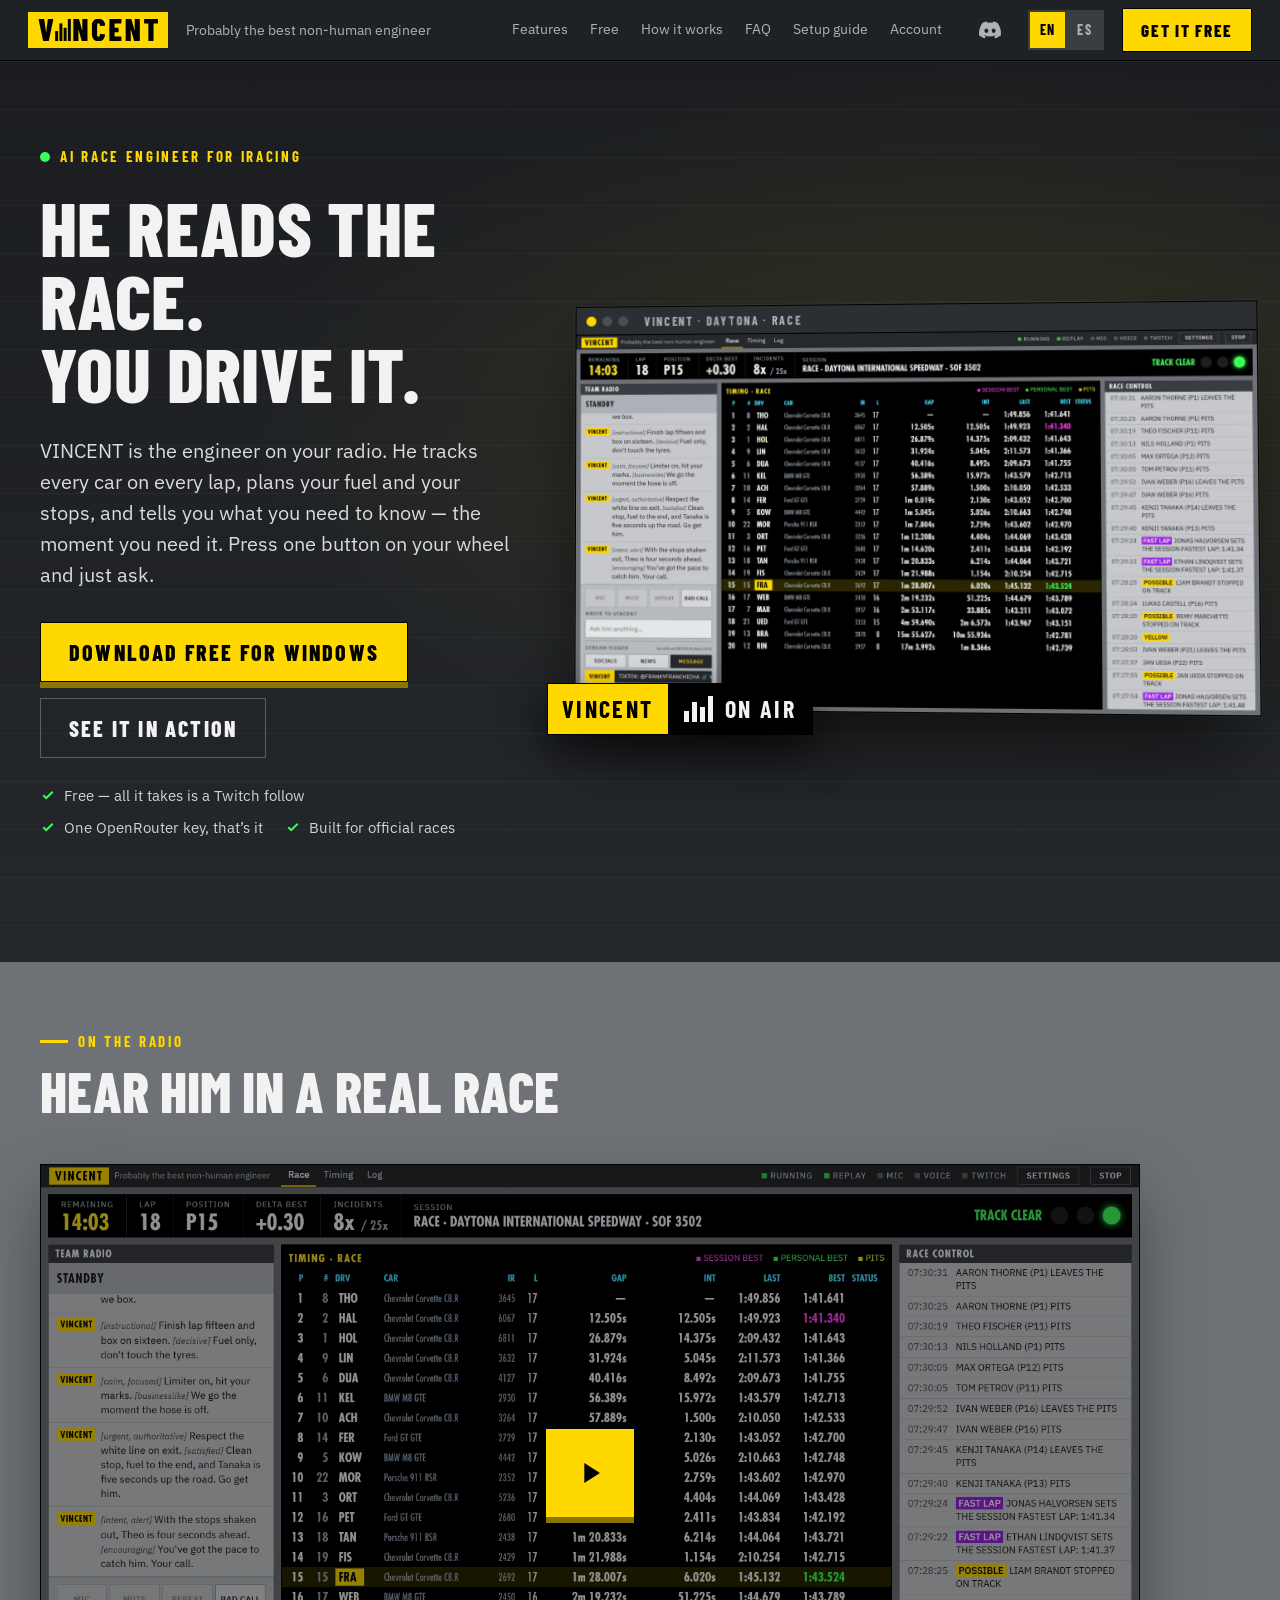
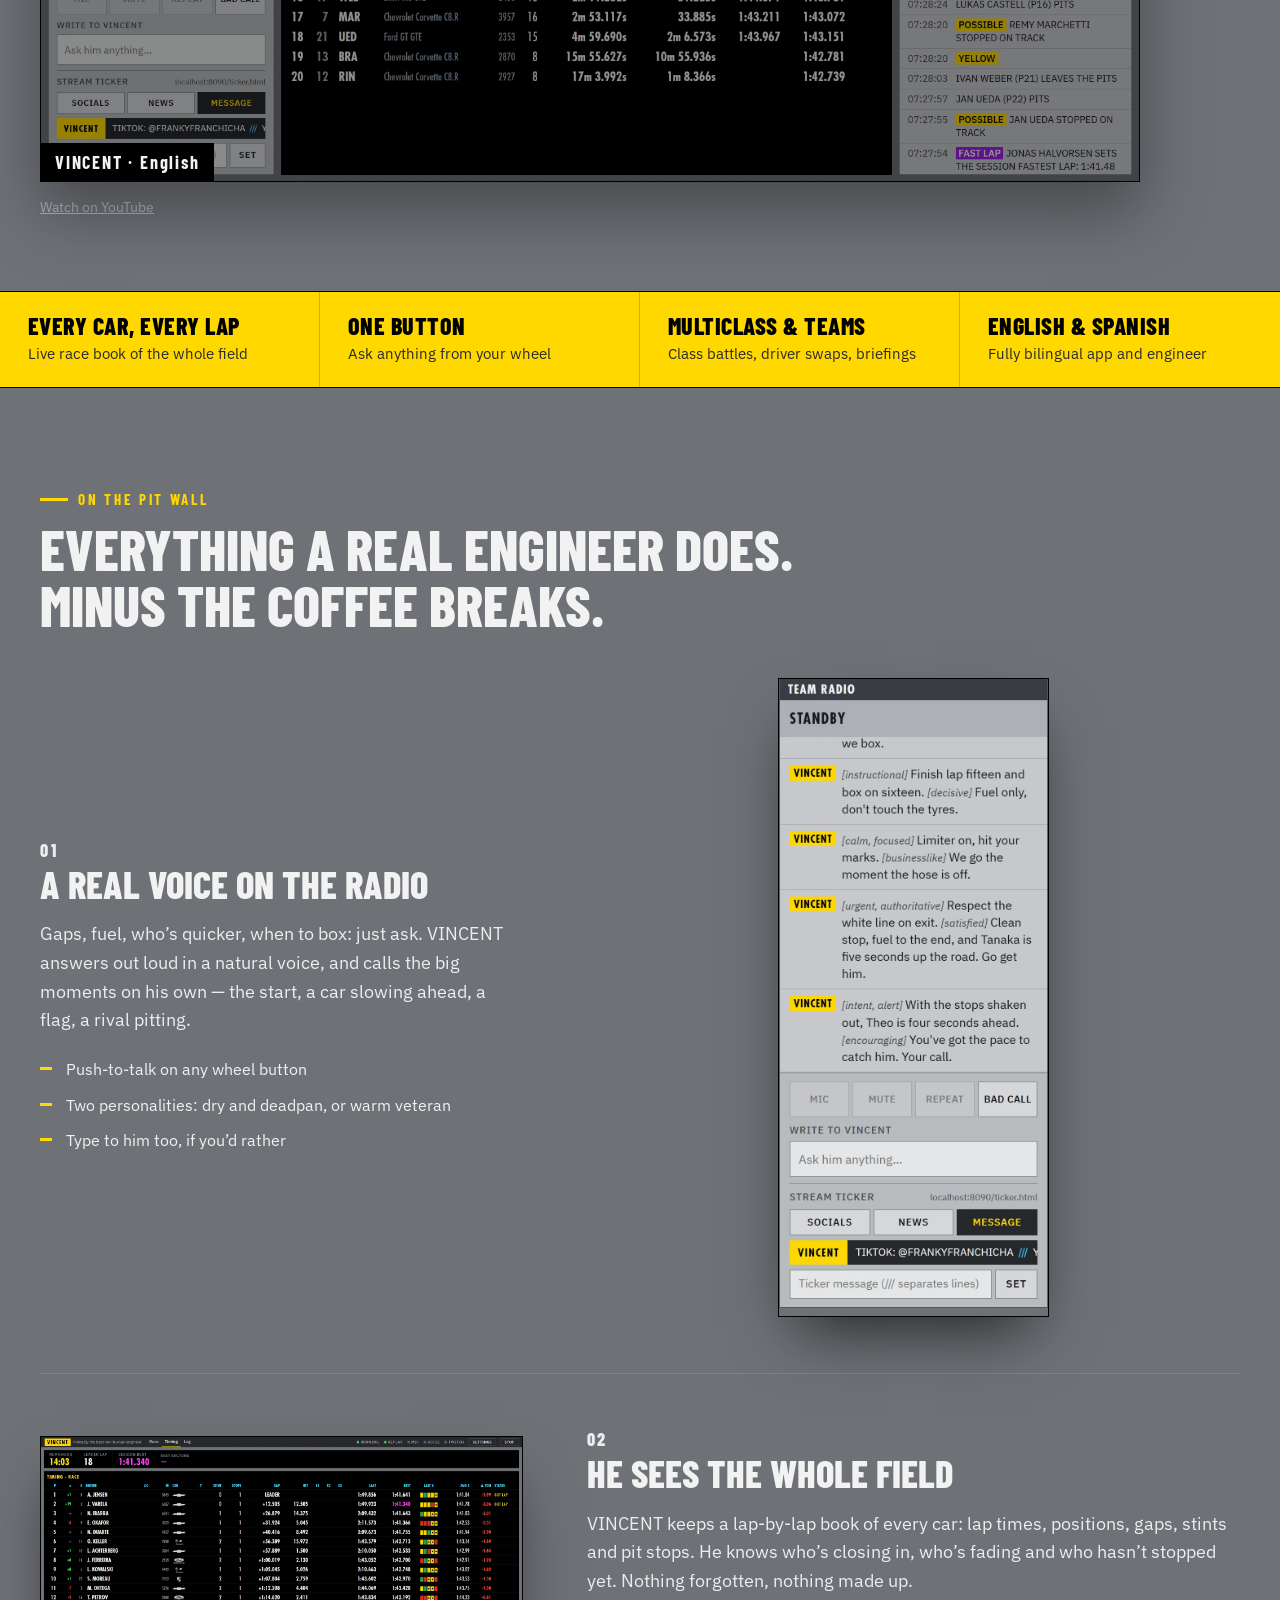
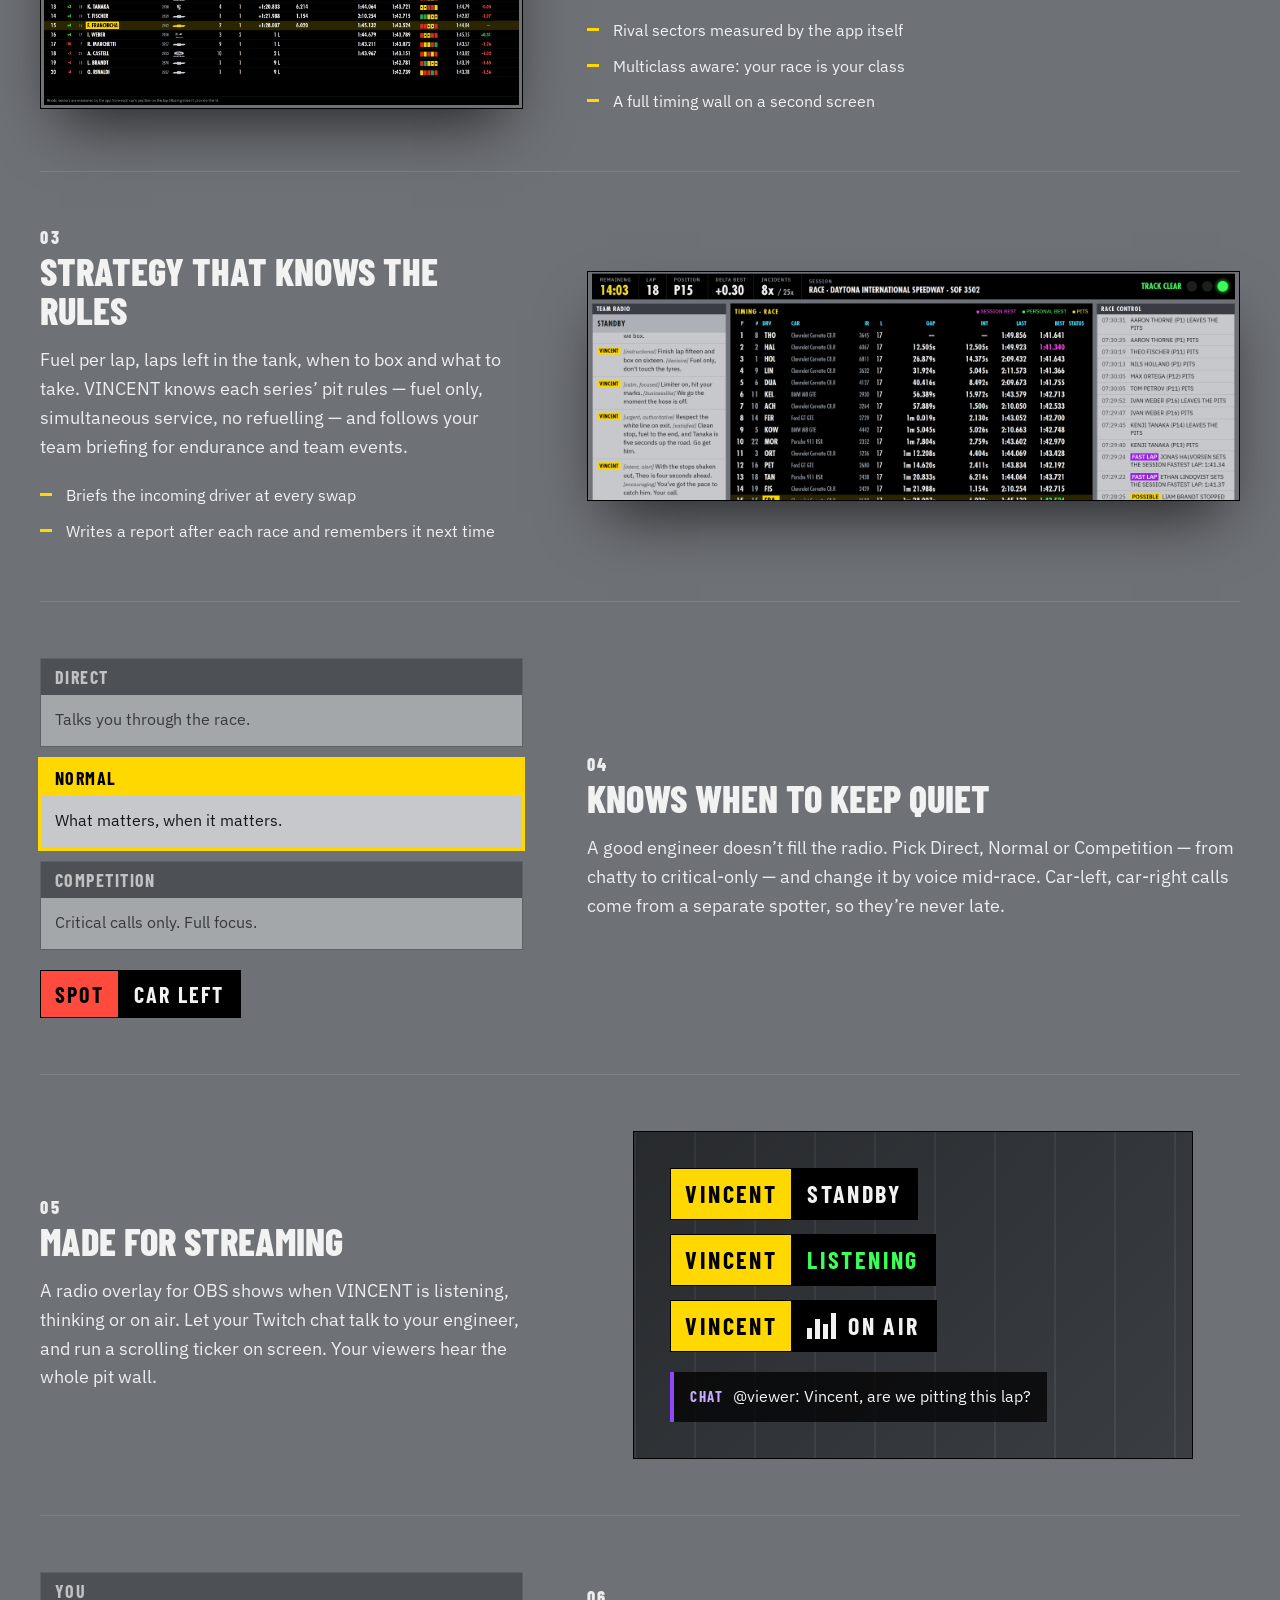
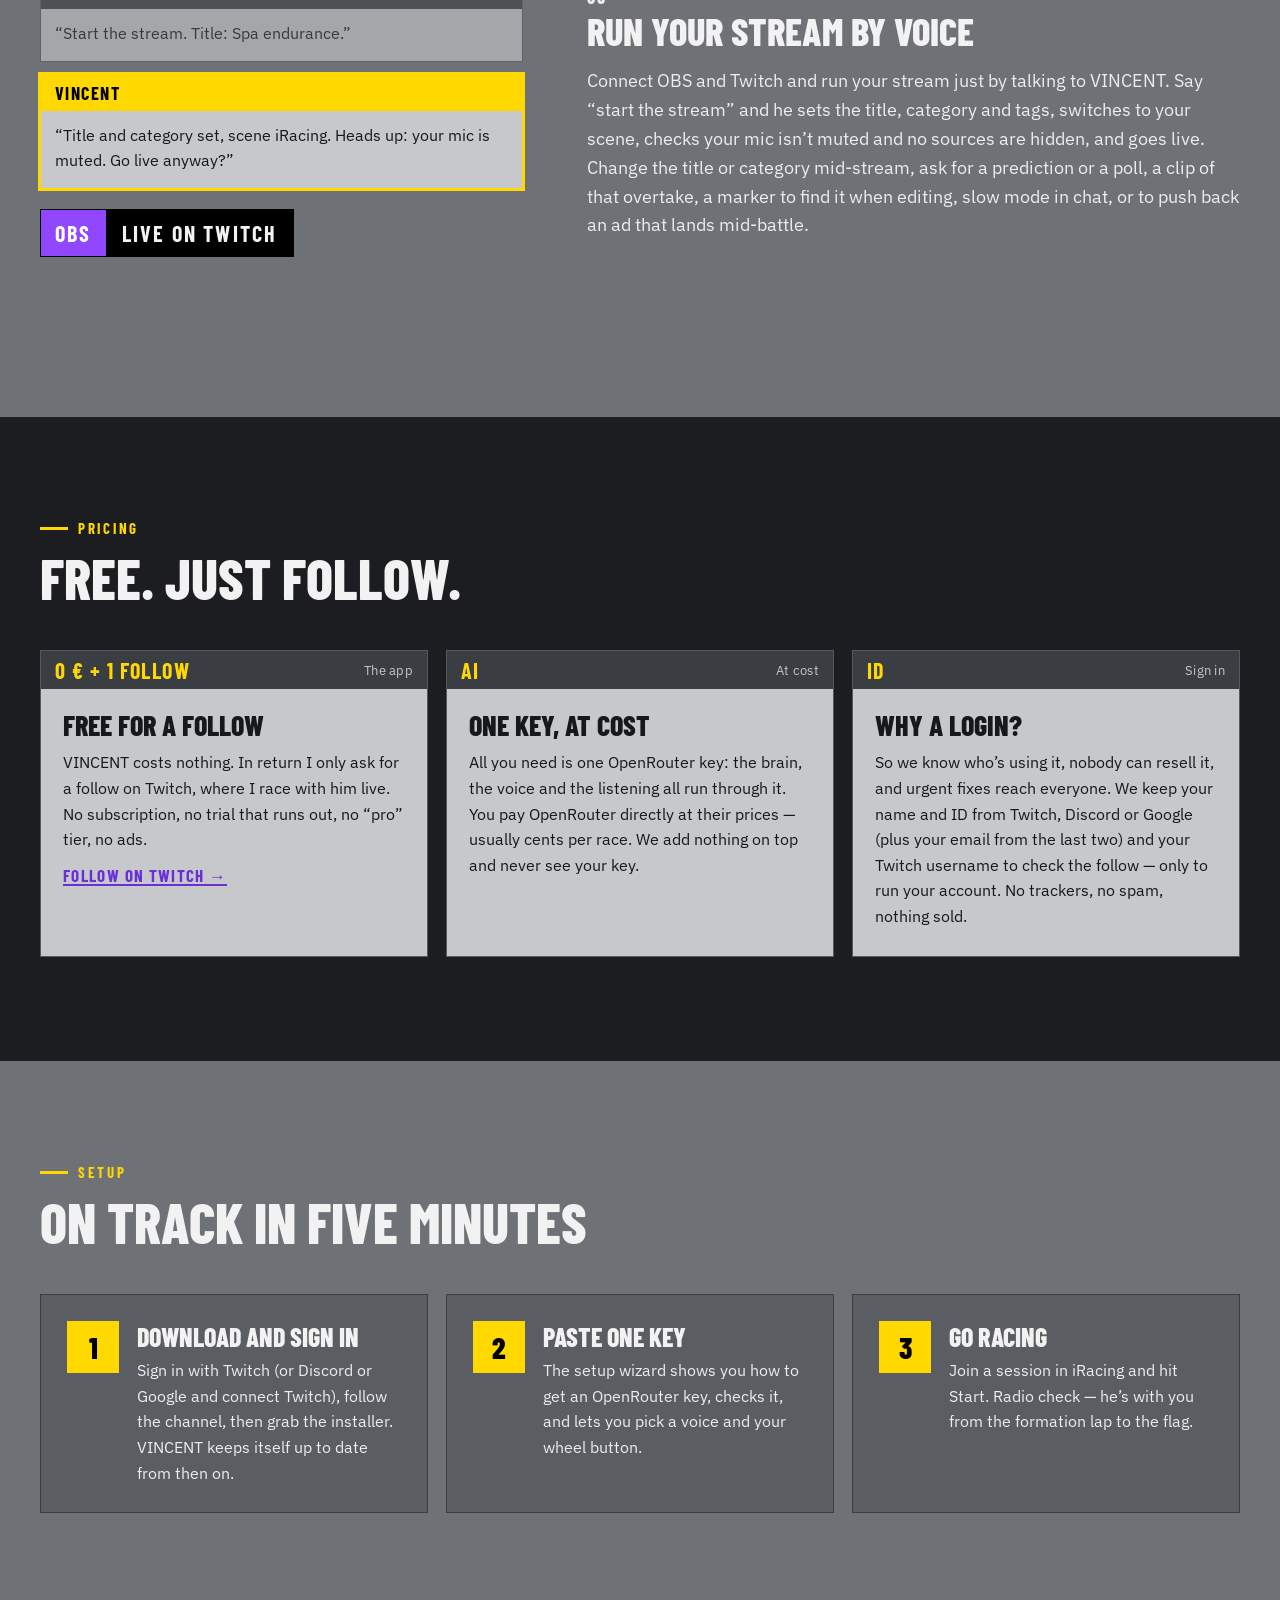
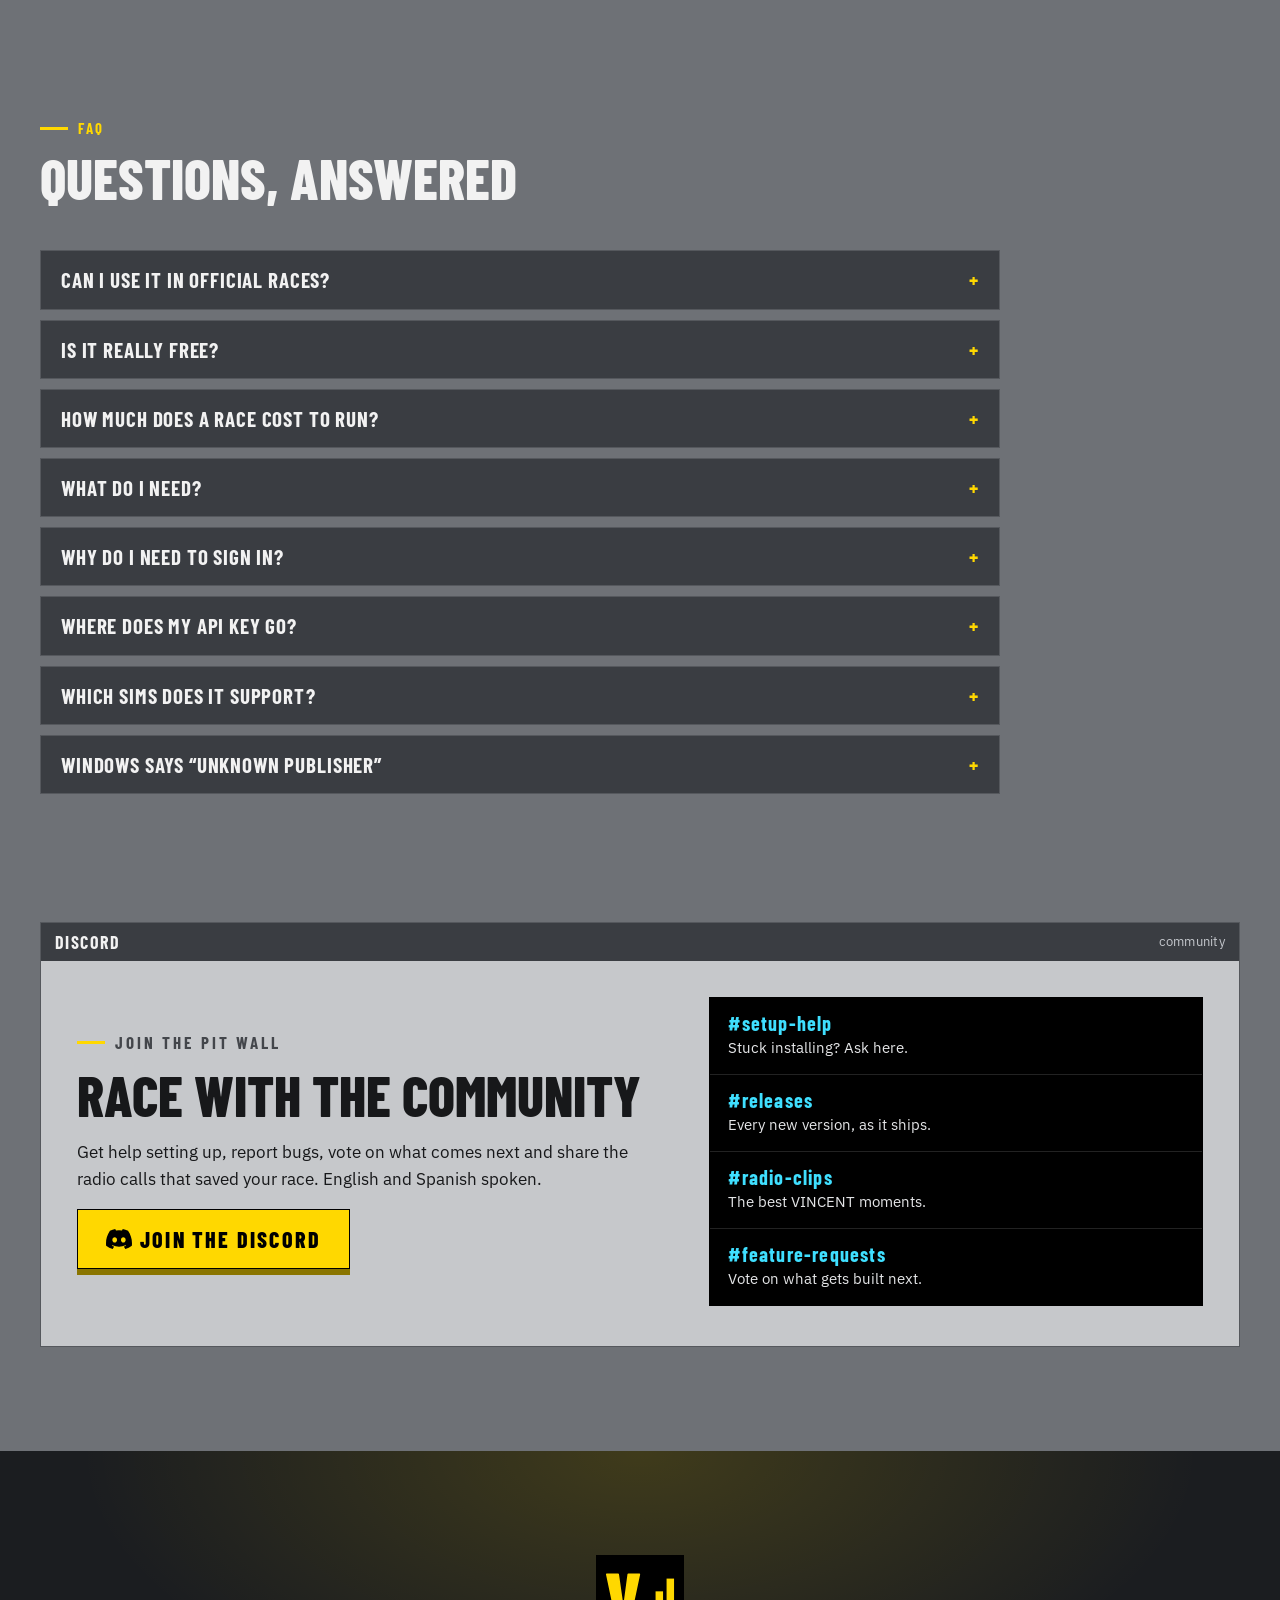
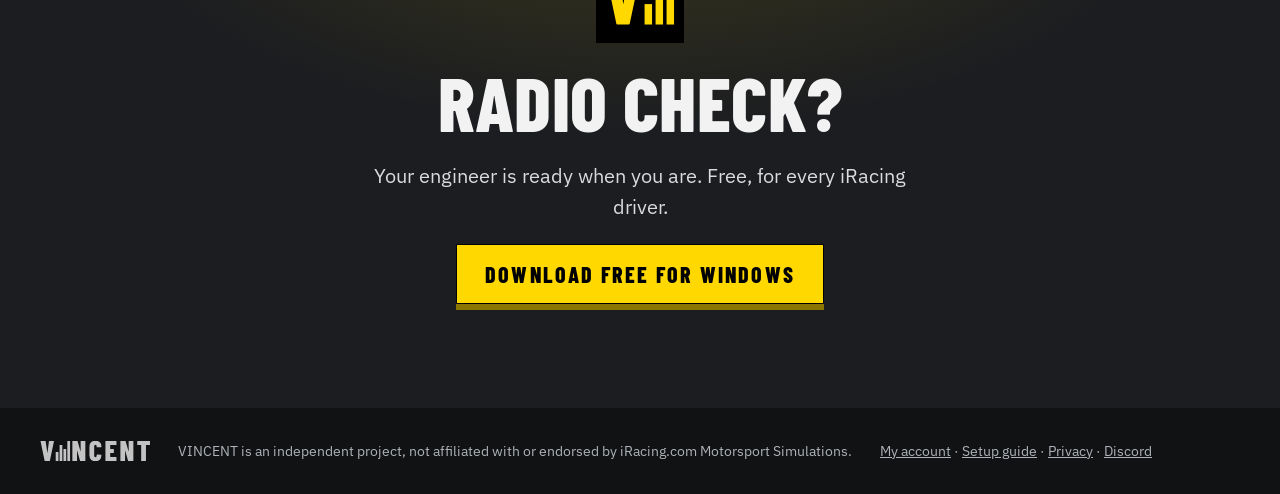
<file: index.html>
<!doctype html>
<html lang="en">
<head>
<meta charset="utf-8">
<meta name="viewport" content="width=device-width, initial-scale=1">
<title>VINCENT — AI race engineer for iRacing. Free.</title>
<meta name="description" content="VINCENT is a free AI race engineer for iRacing — just follow on Twitch. He watches every car, plans your fuel and stops, and talks to you on the radio — only when it matters.">
<link rel="icon" href="favicon.ico" sizes="any">
<link rel="icon" href="assets/icon.svg" type="image/svg+xml">
<link rel="apple-touch-icon" href="assets/icon-512.png">
<meta property="og:title" content="VINCENT — AI race engineer for iRacing">
<meta property="og:description" content="He reads the race. You drive it. A free AI race engineer that talks to you on the radio.">
<meta property="og:image" content="https://vincent-ai.app/assets/og.jpg">
<meta property="og:url" content="https://vincent-ai.app/">
<meta property="og:type" content="website">
<meta name="twitter:card" content="summary_large_image">
<link rel="preload" href="assets/fonts/barlow-condensed-latin-800-normal.woff2" as="font" type="font/woff2" crossorigin>
<link rel="stylesheet" href="styles.css">
</head>
<body>
<a class="skip" href="#main" data-en="Skip to content" data-es="Saltar al contenido">Skip to content</a>

<header class="top">
  <a class="brand" href="#" aria-label="VINCENT"><img src="assets/logo.svg" alt="VINCENT" width="140" height="21"></a>
  <span class="tag">Probably the best non-human engineer</span>
  <nav aria-label="Main">
    <a href="#features" data-en="Features" data-es="Funciones">Features</a>
    <a href="#free" data-en="Free" data-es="Gratis">Free</a>
    <a href="#how" data-en="How it works" data-es="Cómo funciona">How it works</a>
    <a href="#faq">FAQ</a>
    <a href="guide.html" data-en="Setup guide" data-es="Guía">Setup guide</a>
    <a href="https://account.vincent-ai.app/" data-en="Account" data-es="Cuenta">Account</a>
  </nav>
  <a class="dc-ico" href="https://discord.gg/QKNpvAFxPN" target="_blank" rel="noopener" aria-label="Discord" title="Discord"><svg viewBox="0 0 24 24" width="22" height="22" aria-hidden="true"><path fill="currentColor" d="M20.32 4.37a19.8 19.8 0 0 0-4.89-1.52.07.07 0 0 0-.08.04c-.21.38-.44.87-.61 1.25a18.3 18.3 0 0 0-5.49 0 12.6 12.6 0 0 0-.62-1.25.08.08 0 0 0-.08-.04 19.7 19.7 0 0 0-4.89 1.52.07.07 0 0 0-.03.03C.53 9.05-.32 13.58.1 18.06a.08.08 0 0 0 .03.06 19.9 19.9 0 0 0 5.99 3.03.08.08 0 0 0 .08-.03c.46-.63.87-1.3 1.23-1.99a.08.08 0 0 0-.04-.11 13.1 13.1 0 0 1-1.87-.89.08.08 0 0 1-.01-.13l.37-.29a.07.07 0 0 1 .08-.01c3.93 1.79 8.18 1.79 12.06 0a.07.07 0 0 1 .08.01l.37.29a.08.08 0 0 1-.01.13c-.6.35-1.22.64-1.87.89a.08.08 0 0 0-.04.11c.36.7.78 1.36 1.23 1.99a.08.08 0 0 0 .08.03 19.8 19.8 0 0 0 6-3.03.08.08 0 0 0 .03-.06c.5-5.18-.84-9.67-3.55-13.66a.06.06 0 0 0-.03-.03ZM8.02 15.33c-1.18 0-2.16-1.09-2.16-2.42s.96-2.42 2.16-2.42c1.21 0 2.18 1.1 2.16 2.42 0 1.33-.96 2.42-2.16 2.42Zm7.97 0c-1.18 0-2.15-1.09-2.15-2.42s.95-2.42 2.15-2.42c1.21 0 2.18 1.1 2.16 2.42 0 1.33-.95 2.42-2.16 2.42Z"/></svg></a>
  <div class="lang" role="group" aria-label="Language">
    <button type="button" data-lang="en" aria-pressed="true">EN</button>
    <button type="button" data-lang="es" aria-pressed="false">ES</button>
  </div>
  <a class="btn btn-y dl" href="https://account.vincent-ai.app/download" data-en="Get it free" data-es="Descárgalo gratis">Get it free</a>
</header>

<main id="main">

<!-- ================= HERO ================= -->
<section class="hero">
  <div class="hero-copy">
    <p class="cap"><span class="live"></span><span data-en="AI race engineer for iRacing" data-es="Ingeniero de carrera con IA para iRacing">AI race engineer for iRacing</span></p>
    <h1 class="head" data-en="He reads the race.<br>You drive it." data-es="Él lee la carrera.<br>Tú conduces.">He reads the race.<br>You drive it.</h1>
    <p class="lede" data-en="VINCENT is the engineer on your radio. He tracks every car on every lap, plans your fuel and your stops, and tells you what you need to know — the moment you need it. Press one button on your wheel and just ask." data-es="VINCENT es el ingeniero que llevas en la radio. Sigue a cada coche en cada vuelta, te planifica la gasolina y las paradas y te dice lo que necesitas saber, justo cuando lo necesitas. Pulsa un botón del volante y pregúntale.">VINCENT is the engineer on your radio. He tracks every car on every lap, plans your fuel and your stops, and tells you what you need to know — the moment you need it. Press one button on your wheel and just ask.</p>
    <div class="cta">
      <a class="btn btn-y btn-big dl" href="https://account.vincent-ai.app/download"><span data-en="Download free for Windows" data-es="Descargar gratis para Windows">Download free for Windows</span></a>
      <a class="btn btn-ghost btn-big" href="#video" data-en="See it in action" data-es="Míralo en acción">See it in action</a>
    </div>
    <ul class="ticks">
      <li data-en="Free — all it takes is a Twitch follow" data-es="Gratis: solo te pido un follow en Twitch">Free — all it takes is a Twitch follow</li>
      <li data-en="One OpenRouter key, that’s it" data-es="Una clave de OpenRouter y listo">One OpenRouter key, that’s it</li>
      <li data-en="Built for official races" data-es="Hecho para carreras oficiales">Built for official races</li>
    </ul>
    <span class="ver" id="ver" aria-live="polite"></span>
  </div>

  <div class="hero-shot">
    <figure class="frame">
      <div class="frame-bar"><i></i><i></i><i></i><span>VINCENT · DAYTONA · RACE</span></div>
      <img src="assets/shots/cabin-en.webp" data-src-en="assets/shots/cabin-en.webp" data-src-es="assets/shots/cabin-es.webp"
           alt="VINCENT during a race: team radio, live timing and race control" data-alt-en="VINCENT during a race: team radio, live timing and race control"
           data-alt-es="VINCENT en carrera: radio de equipo, timing en directo y dirección de carrera" width="1600" height="900" fetchpriority="high">
    </figure>
    <div class="onair float" aria-hidden="true"><span class="k">VINCENT</span><span class="v"><span class="bars"><i></i><i></i><i></i><i></i></span>ON AIR</span></div>
  </div>
</section>

<!-- ================= VIDEO ================= -->
<section id="video" class="band video">
  <p class="eyebrow" data-en="On the radio" data-es="En la radio">On the radio</p>
  <h2 class="sec" data-en="Hear him in a real race" data-es="Escúchalo en una carrera real">Hear him in a real race</h2>
  <div class="yt" data-lang-block="en" data-yt="O_I4nslNCWw">
    <button type="button" class="yt-play" aria-label="Play the English demo video">
      <img src="assets/shots/cabin-en.webp" alt="" width="1600" height="900" loading="lazy">
      <span class="yt-btn" aria-hidden="true"><svg viewBox="0 0 24 24" width="34" height="34"><path d="M8 5v14l11-7z" fill="currentColor"/></svg></span>
      <span class="yt-t">VINCENT · English</span>
    </button>
  </div>
  <div class="yt" data-lang-block="es" data-yt="qXHsbGMtjUI">
    <button type="button" class="yt-play" aria-label="Reproducir el vídeo de muestra en español">
      <img src="assets/shots/cabin-es.webp" alt="" width="1600" height="900" loading="lazy">
      <span class="yt-btn" aria-hidden="true"><svg viewBox="0 0 24 24" width="34" height="34"><path d="M8 5v14l11-7z" fill="currentColor"/></svg></span>
      <span class="yt-t">VINCENT · Español</span>
    </button>
  </div>
  <p class="yt-alt"><a href="https://www.youtube.com/watch?v=O_I4nslNCWw" data-lang-block="en" target="_blank" rel="noopener">Watch on YouTube</a><a href="https://www.youtube.com/watch?v=qXHsbGMtjUI" data-lang-block="es" target="_blank" rel="noopener">Ver en YouTube</a></p>
</section>

<!-- ================= STRIP ================= -->
<section class="strip" aria-label="Highlights">
  <div><b data-en="Every car, every lap" data-es="Cada coche, cada vuelta">Every car, every lap</b><span data-en="Live race book of the whole field" data-es="Libro de carrera de toda la parrilla">Live race book of the whole field</span></div>
  <div><b data-en="One button" data-es="Un botón">One button</b><span data-en="Ask anything from your wheel" data-es="Pregunta lo que sea desde el volante">Ask anything from your wheel</span></div>
  <div><b data-en="Multiclass &amp; teams" data-es="Multiclase y equipos">Multiclass &amp; teams</b><span data-en="Class battles, driver swaps, briefings" data-es="Peleas por clase, relevos, briefings">Class battles, driver swaps, briefings</span></div>
  <div><b data-en="English &amp; Spanish" data-es="Español e inglés">English &amp; Spanish</b><span data-en="Fully bilingual app and engineer" data-es="App e ingeniero totalmente bilingües">Fully bilingual app and engineer</span></div>
</section>

<!-- ================= FEATURES ================= -->
<section id="features" class="band">
  <p class="eyebrow" data-en="On the pit wall" data-es="En el muro">On the pit wall</p>
  <h2 class="sec" data-en="Everything a real engineer does.<br>Minus the coffee breaks." data-es="Todo lo que hace un ingeniero de verdad.<br>Sin pausas para el café.">Everything a real engineer does.<br>Minus the coffee breaks.</h2>

  <article class="feature">
    <div class="feature-copy">
      <p class="num">01</p>
      <h3 data-en="A real voice on the radio" data-es="Una voz de verdad en la radio">A real voice on the radio</h3>
      <p data-en="Gaps, fuel, who’s quicker, when to box: just ask. VINCENT answers out loud in a natural voice, and calls the big moments on his own — the start, a car slowing ahead, a flag, a rival pitting." data-es="Diferencias, gasolina, quién va más rápido, cuándo parar: pregúntale. VINCENT te contesta en voz alta, con una voz natural, y canta él solo los momentos clave: la salida, un coche lento delante, una bandera, un rival que entra a boxes.">Gaps, fuel, who’s quicker, when to box: just ask. VINCENT answers out loud in a natural voice, and calls the big moments on his own — the start, a car slowing ahead, a flag, a rival pitting.</p>
      <ul class="list">
        <li data-en="Push-to-talk on any wheel button" data-es="Pulsa para hablar con cualquier botón del volante">Push-to-talk on any wheel button</li>
        <li data-en="Two personalities: dry and deadpan, or warm veteran" data-es="Dos personalidades: seco e impasible, o veterano con batallitas">Two personalities: dry and deadpan, or warm veteran</li>
        <li data-en="Type to him too, if you’d rather" data-es="También puedes escribirle, si lo prefieres">Type to him too, if you’d rather</li>
      </ul>
    </div>
    <figure class="feature-shot">
      <img src="assets/shots/radio-en.webp" data-src-en="assets/shots/radio-en.webp" data-src-es="assets/shots/radio-es.webp"
           alt="Team radio log with VINCENT’s calls" data-alt-en="Team radio log with VINCENT’s calls" data-alt-es="Registro de la radio de equipo con los avisos de VINCENT"
           width="660" height="1564" loading="lazy">
    </figure>
  </article>

  <article class="feature flip">
    <div class="feature-copy">
      <p class="num">02</p>
      <h3 data-en="He sees the whole field" data-es="Ve toda la parrilla">He sees the whole field</h3>
      <p data-en="VINCENT keeps a lap-by-lap book of every car: lap times, positions, gaps, stints and pit stops. He knows who’s closing in, who’s fading and who hasn’t stopped yet. Nothing forgotten, nothing made up." data-es="VINCENT lleva un libro vuelta a vuelta de cada coche: tiempos, posiciones, diferencias, stints y paradas. Sabe quién se acerca, quién se cae y quién aún no ha parado. No se le olvida nada y no se inventa nada.">VINCENT keeps a lap-by-lap book of every car: lap times, positions, gaps, stints and pit stops. He knows who’s closing in, who’s fading and who hasn’t stopped yet. Nothing forgotten, nothing made up.</p>
      <ul class="list">
        <li data-en="Rival sectors measured by the app itself" data-es="Sectores de los rivales medidos por la propia app">Rival sectors measured by the app itself</li>
        <li data-en="Multiclass aware: your race is your class" data-es="Entiende el multiclase: tu carrera es tu clase">Multiclass aware: your race is your class</li>
        <li data-en="A full timing wall on a second screen" data-es="Un muro de tiempos completo en una segunda pantalla">A full timing wall on a second screen</li>
      </ul>
    </div>
    <figure class="feature-shot wide">
      <img src="assets/shots/timing-en.webp" data-src-en="assets/shots/timing-en.webp" data-src-es="assets/shots/timing-es.webp"
           alt="Full live timing with sectors, stints and last five laps" data-alt-en="Full live timing with sectors, stints and last five laps" data-alt-es="Timing completo en directo con sectores, stints y últimas cinco vueltas"
           width="1600" height="900" loading="lazy">
    </figure>
  </article>

  <article class="feature">
    <div class="feature-copy">
      <p class="num">03</p>
      <h3 data-en="Strategy that knows the rules" data-es="Estrategia que se sabe el reglamento">Strategy that knows the rules</h3>
      <p data-en="Fuel per lap, laps left in the tank, when to box and what to take. VINCENT knows each series’ pit rules — fuel only, simultaneous service, no refuelling — and follows your team briefing for endurance and team events." data-es="Consumo por vuelta, vueltas que te quedan en el depósito, cuándo parar y qué cargar. VINCENT se sabe las normas de boxes de cada serie —solo gasolina, servicio simultáneo, sin repostaje— y sigue el briefing de tu equipo en resistencias y carreras por equipos.">Fuel per lap, laps left in the tank, when to box and what to take. VINCENT knows each series’ pit rules — fuel only, simultaneous service, no refuelling — and follows your team briefing for endurance and team events.</p>
      <ul class="list">
        <li data-en="Briefs the incoming driver at every swap" data-es="Le pasa el parte al compañero en cada relevo">Briefs the incoming driver at every swap</li>
        <li data-en="Writes a report after each race and remembers it next time" data-es="Escribe un informe tras cada carrera y lo recuerda la próxima vez">Writes a report after each race and remembers it next time</li>
      </ul>
    </div>
    <figure class="feature-shot wide">
      <img src="assets/shots/strip-en.webp" data-src-en="assets/shots/strip-en.webp" data-src-es="assets/shots/strip-es.webp"
           alt="Session strip and race control feed" data-alt-en="Session strip and race control feed" data-alt-es="Franja de sesión y dirección de carrera"
           width="1600" height="560" loading="lazy">
    </figure>
  </article>

  <article class="feature flip">
    <div class="feature-copy">
      <p class="num">04</p>
      <h3 data-en="Knows when to keep quiet" data-es="Sabe cuándo callarse">Knows when to keep quiet</h3>
      <p data-en="A good engineer doesn’t fill the radio. Pick Direct, Normal or Competition — from chatty to critical-only — and change it by voice mid-race. Car-left, car-right calls come from a separate spotter, so they’re never late." data-es="Un buen ingeniero no llena la radio de ruido. Elige Directo, Normal o Competición —de hablador a solo lo crítico— y cámbialo por voz en plena carrera. Los avisos de coche a la izquierda o a la derecha vienen de un spotter aparte, así que nunca llegan tarde.">A good engineer doesn’t fill the radio. Pick Direct, Normal or Competition — from chatty to critical-only — and change it by voice mid-race. Car-left, car-right calls come from a separate spotter, so they’re never late.</p>
    </div>
    <div class="feature-shot modes" aria-hidden="true">
      <div class="mode"><span class="ph"><span data-en="Direct" data-es="Directo">Direct</span></span><p data-en="Talks you through the race." data-es="Te va contando la carrera.">Talks you through the race.</p></div>
      <div class="mode on"><span class="ph"><span>Normal</span></span><p data-en="What matters, when it matters." data-es="Lo importante, cuando importa.">What matters, when it matters.</p></div>
      <div class="mode"><span class="ph"><span data-en="Competition" data-es="Competición">Competition</span></span><p data-en="Critical calls only. Full focus." data-es="Solo lo crítico. Concentración total.">Critical calls only. Full focus.</p></div>
      <div class="spot"><span class="k">SPOT</span><span class="v" data-en="CAR LEFT" data-es="COCHE IZQUIERDA">CAR LEFT</span></div>
    </div>
  </article>

  <article class="feature">
    <div class="feature-copy">
      <p class="num">05</p>
      <h3 data-en="Made for streaming" data-es="Hecho para el directo">Made for streaming</h3>
      <p data-en="A radio overlay for OBS shows when VINCENT is listening, thinking or on air. Let your Twitch chat talk to your engineer, and run a scrolling ticker on screen. Your viewers hear the whole pit wall." data-es="Un overlay de radio para OBS muestra cuándo VINCENT escucha, piensa o está en el aire. Deja que tu chat de Twitch hable con tu ingeniero y pon un rótulo en pantalla. Tu público oye el muro de boxes entero.">A radio overlay for OBS shows when VINCENT is listening, thinking or on air. Let your Twitch chat talk to your engineer, and run a scrolling ticker on screen. Your viewers hear the whole pit wall.</p>
    </div>
    <div class="feature-shot overlays" aria-hidden="true">
      <div class="onair"><span class="k">VINCENT</span><span class="v" data-en="STANDBY" data-es="RADIO">STANDBY</span></div>
      <div class="onair listen"><span class="k">VINCENT</span><span class="v" data-en="LISTENING" data-es="TE ESCUCHO">LISTENING</span></div>
      <div class="onair"><span class="k">VINCENT</span><span class="v"><span class="bars"><i></i><i></i><i></i><i></i></span>ON AIR</span></div>
      <div class="chat"><b>CHAT</b> <span data-en="@viewer: Vincent, are we pitting this lap?" data-es="@espectador: Vicen, ¿paramos esta vuelta?">@viewer: Vincent, are we pitting this lap?</span></div>
    </div>
  </article>

  <article class="feature flip">
    <div class="feature-copy">
      <p class="num">06</p>
      <h3 data-en="Run your stream by voice" data-es="Tu directo, hablando">Run your stream by voice</h3>
      <p data-en="Connect OBS and Twitch and run your stream just by talking to VINCENT. Say “start the stream” and he sets the title, category and tags, switches to your scene, checks your mic isn’t muted and no sources are hidden, and goes live. Change the title or category mid-stream, ask for a prediction or a poll, a clip of that overtake, a marker to find it when editing, slow mode in chat, or to push back an ad that lands mid-battle." data-es="Conecta OBS y Twitch y gestiona el directo hablándole a VINCENT con tus palabras. Dile «arranca el directo» y pone título, categoría y etiquetas, cambia a tu escena, comprueba que no tengas el micro silenciado ni fuentes ocultas y empieza a emitir. Cambia el título o la categoría en pleno directo, pídele una predicción o una encuesta, un clip de ese adelantamiento, un marcador para encontrarlo al editar, modo lento en el chat o que retrase el anuncio que pilla en plena pelea.">Connect OBS and Twitch and run your stream just by talking to VINCENT. Say “start the stream” and he sets the title, category and tags, switches to your scene, checks your mic isn’t muted and no sources are hidden, and goes live. Change the title or category mid-stream, ask for a prediction or a poll, a clip of that overtake, a marker to find it when editing, slow mode in chat, or to push back an ad that lands mid-battle.</p>
    </div>
    <div class="feature-shot modes" aria-hidden="true">
      <div class="mode"><span class="ph"><span data-en="You" data-es="Tú">You</span></span><p data-en="“Start the stream. Title: Spa endurance.”" data-es="«Arranca el directo. Título: resistencia en Spa.»">“Start the stream. Title: Spa endurance.”</p></div>
      <div class="mode on"><span class="ph"><span>VINCENT</span></span><p data-en="“Title and category set, scene iRacing. Heads up: your mic is muted. Go live anyway?”" data-es="«Título y categoría puestos, escena iRacing. Ojo: tienes el micro silenciado. ¿Arranco igual?»">“Title and category set, scene iRacing. Heads up: your mic is muted. Go live anyway?”</p></div>
      <div class="spot tw"><span class="k">OBS</span><span class="v" data-en="LIVE ON TWITCH" data-es="EN DIRECTO">LIVE ON TWITCH</span></div>
    </div>
  </article>
</section>

<!-- ================= FREE ================= -->
<section id="free" class="band free">
  <p class="eyebrow" data-en="Pricing" data-es="Precio">Pricing</p>
  <h2 class="sec" data-en="Free. Just follow." data-es="Gratis. Solo sígueme.">Free. Just follow.</h2>
  <div class="grid3">
    <div class="pnl step"><div class="ph"><span data-en="0 € + 1 follow" data-es="0 € + 1 follow">0 € + 1 follow</span><small data-en="The app" data-es="La app">The app</small></div>
      <div class="body"><h3 data-en="Free for a follow" data-es="Gratis por un follow">Free for a follow</h3>
      <p data-en="VINCENT costs nothing. In return I only ask for a follow on Twitch, where I race with him live. No subscription, no trial that runs out, no “pro” tier, no ads." data-es="VINCENT no cuesta nada. A cambio solo te pido un follow en Twitch, donde corro con él en directo. Sin suscripción, sin prueba que caduca, sin versión «pro» y sin anuncios.">VINCENT costs nothing. In return I only ask for a follow on Twitch, where I race with him live. No subscription, no trial that runs out, no “pro” tier, no ads.</p>
      <p><a class="tw" href="https://www.twitch.tv/franky_franchicha" target="_blank" rel="noopener" data-en="Follow on Twitch →" data-es="Seguir en Twitch →">Follow on Twitch →</a></p></div></div>
    <div class="pnl step"><div class="ph"><span>AI</span><small data-en="At cost" data-es="A precio de coste">At cost</small></div>
      <div class="body"><h3 data-en="One key, at cost" data-es="Una clave, a precio de coste">One key, at cost</h3>
      <p data-en="All you need is one OpenRouter key: the brain, the voice and the listening all run through it. You pay OpenRouter directly at their prices — usually cents per race. We add nothing on top and never see your key." data-es="Solo necesitas una clave de OpenRouter: el cerebro, la voz y la escucha van por ahí. Le pagas directamente a OpenRouter, a su precio —normalmente céntimos por carrera—. No le sumamos nada y nunca vemos tu clave.">All you need is one OpenRouter key: the brain, the voice and the listening all run through it. You pay OpenRouter directly at their prices — usually cents per race. We add nothing on top and never see your key.</p></div></div>
    <div class="pnl step"><div class="ph"><span>ID</span><small data-en="Sign in" data-es="Cuenta">Sign in</small></div>
      <div class="body"><h3 data-en="Why a login?" data-es="¿Por qué hay que entrar?">Why a login?</h3>
      <p data-en="So we know who’s using it, nobody can resell it, and urgent fixes reach everyone. We keep your name and ID from Twitch, Discord or Google (plus your email from the last two) and your Twitch username to check the follow — only to run your account. No trackers, no spam, nothing sold." data-es="Para saber quién lo usa, que nadie lo revenda y que los arreglos urgentes lleguen a todos. Guardamos tu nombre e ID de Twitch, Discord o Google (y tu email, de estos dos últimos) y tu usuario de Twitch para comprobar el follow, solo para tu cuenta. Ni rastreadores, ni spam, ni vendemos nada.">So we know who’s using it, nobody can resell it, and urgent fixes reach everyone. We keep your name and ID from Twitch, Discord or Google (plus your email from the last two) and your Twitch username to check the follow — only to run your account. No trackers, no spam, nothing sold.</p></div></div>
  </div>
</section>

<!-- ================= HOW ================= -->
<section id="how" class="band">
  <p class="eyebrow" data-en="Setup" data-es="Puesta en marcha">Setup</p>
  <h2 class="sec" data-en="On track in five minutes" data-es="En pista en cinco minutos">On track in five minutes</h2>
  <ol class="steps">
    <li><span class="n">1</span><div><h3 data-en="Download and sign in" data-es="Descarga y entra">Download and sign in</h3>
      <p data-en="Sign in with Twitch (or Discord or Google and connect Twitch), follow the channel, then grab the installer. VINCENT keeps itself up to date from then on." data-es="Entra con Twitch (o con Discord o Google y conecta Twitch), sigue el canal y bájate el instalador. A partir de ahí VINCENT se actualiza solo.">Sign in with Twitch (or Discord or Google and connect Twitch), follow the channel, then grab the installer. VINCENT keeps itself up to date from then on.</p></div></li>
    <li><span class="n">2</span><div><h3 data-en="Paste one key" data-es="Pega una clave">Paste one key</h3>
      <p data-en="The setup wizard shows you how to get an OpenRouter key, checks it, and lets you pick a voice and your wheel button." data-es="El asistente te enseña a sacar una clave de OpenRouter, la comprueba y te deja elegir voz y botón del volante.">The setup wizard shows you how to get an OpenRouter key, checks it, and lets you pick a voice and your wheel button.</p></div></li>
    <li><span class="n">3</span><div><h3 data-en="Go racing" data-es="A correr">Go racing</h3>
      <p data-en="Join a session in iRacing and hit Start. Radio check — he’s with you from the formation lap to the flag." data-es="Entra en una sesión de iRacing y pulsa Arrancar. Prueba de radio: te acompaña desde la vuelta de formación hasta la bandera.">Join a session in iRacing and hit Start. Radio check — he’s with you from the formation lap to the flag.</p></div></li>
  </ol>
</section>

<!-- ================= FAQ ================= -->
<section id="faq" class="band">
  <p class="eyebrow">FAQ</p>
  <h2 class="sec" data-en="Questions, answered" data-es="Dudas, resueltas">Questions, answered</h2>
  <div class="faq">
    <details class="pnl"><summary data-en="Can I use it in official races?" data-es="¿Se puede usar en carreras oficiales?">Can I use it in official races?</summary><p data-en="Yes — that’s what it’s built for. VINCENT works like the spotter and overlay apps drivers already use in official races: it only reads the telemetry iRacing exposes to every app, and talks to you. It never touches the car or the sim." data-es="Sí, para eso está hecho. VINCENT funciona como las apps de spotter y overlays que los pilotos ya usan en oficiales: solo lee la telemetría que iRacing ofrece a cualquier aplicación y te habla. Nunca toca el coche ni el simulador.">Yes — that’s what it’s built for. VINCENT works like the spotter and overlay apps drivers already use in official races: it only reads the telemetry iRacing exposes to every app, and talks to you. It never touches the car or the sim.</p></details>
    <details class="pnl"><summary data-en="Is it really free?" data-es="¿De verdad es gratis?">Is it really free?</summary><p data-en="Yes. VINCENT costs nothing and has no paid version — all I ask is that you follow my Twitch channel, and you keep following while you use it. The only cost is the AI and voice usage, which you pay straight to OpenRouter — I don’t get a cent of it." data-es="Sí. VINCENT no cuesta nada y no tiene versión de pago: solo te pido que sigas mi canal de Twitch mientras lo uses. El único gasto es el uso de IA y voz, que pagas directamente a OpenRouter; a mí no me llega ni un céntimo.">Yes. VINCENT costs nothing and has no paid version — all I ask is that you follow my Twitch channel, and you keep following while you use it. The only cost is the AI and voice usage, which you pay straight to OpenRouter — I don’t get a cent of it.</p></details>
    <details class="pnl"><summary data-en="How much does a race cost to run?" data-es="¿Cuánto cuesta cada carrera?">How much does a race cost to run?</summary><p data-en="It depends on the AI model you pick in settings: cheaper models cost cents per race, the best ones a bit more. The app shows your spend live, so there are no surprises." data-es="Depende del modelo de IA que elijas en ajustes: los más baratos cuestan céntimos por carrera y los mejores algo más. La app te enseña el gasto en directo, así que no hay sorpresas.">It depends on the AI model you pick in settings: cheaper models cost cents per race, the best ones a bit more. The app shows your spend live, so there are no surprises.</p></details>
    <details class="pnl"><summary data-en="What do I need?" data-es="¿Qué necesito?">What do I need?</summary><p data-en="A Windows PC, iRacing, a microphone, an internet connection and a Twitch, Discord or Google account to sign in. Plus one OpenRouter API key — the setup wizard walks you through it." data-es="Un PC con Windows, iRacing, un micrófono, conexión a internet y una cuenta de Twitch, Discord o Google para entrar. Y una clave de OpenRouter: el asistente te guía para sacarla.">A Windows PC, iRacing, a microphone, an internet connection and a Twitch, Discord or Google account to sign in. Plus one OpenRouter API key — the setup wizard walks you through it.</p></details>
    <details class="pnl"><summary data-en="Why do I need to sign in?" data-es="¿Por qué hay que iniciar sesión?">Why do I need to sign in?</summary><p data-en="To download VINCENT and to use it. It tells us who’s using it, stops anyone reselling it, and lets us switch off a broken version fast. Each account works on up to 3 PCs, which you can manage from your account. If your internet drops mid-race, it keeps working." data-es="Para descargar VINCENT y para usarlo. Así sabemos quién lo usa, evitamos que alguien lo revenda y podemos retirar rápido una versión con fallos. Cada cuenta funciona en hasta 3 PCs, que gestionas desde tu cuenta. Si se te cae internet en plena carrera, sigue funcionando.">To download VINCENT and to use it. It tells us who’s using it, stops anyone reselling it, and lets us switch off a broken version fast. Each account works on up to 3 PCs, which you can manage from your account. If your internet drops mid-race, it keeps working.</p></details>
    <details class="pnl"><summary data-en="Where does my API key go?" data-es="¿Dónde va mi clave de API?">Where does my API key go?</summary><p data-en="It’s stored in the Windows Credential Manager on your PC and only ever sent to OpenRouter. It never reaches us. Tip: create a key just for VINCENT and give it a credit limit in OpenRouter, so a lost key can never cost you more than that." data-es="Se guarda en el Administrador de credenciales de Windows de tu PC y solo se envía a OpenRouter. Nunca nos llega. Consejo: crea una clave solo para VINCENT y ponle un límite de crédito en OpenRouter; así una clave perdida nunca te costará más que eso.">It’s stored in the Windows Credential Manager on your PC and only ever sent to OpenRouter. It never reaches us. Tip: create a key just for VINCENT and give it a credit limit in OpenRouter, so a lost key can never cost you more than that.</p></details>
    <details class="pnl"><summary data-en="Which sims does it support?" data-es="¿Qué simuladores soporta?">Which sims does it support?</summary><p data-en="iRacing only, for now." data-es="Solo iRacing, de momento.">iRacing only, for now.</p></details>
    <details class="pnl"><summary data-en="Windows says “unknown publisher”" data-es="Windows dice «editor desconocido»">Windows says “unknown publisher”</summary><p data-en="The first time, SmartScreen may warn you. Click More info → Run anyway. After that VINCENT updates itself: it downloads new versions when it opens and installs them when it closes." data-es="La primera vez, SmartScreen puede avisarte. Pulsa Más información → Ejecutar de todas formas. Después VINCENT se actualiza solo: descarga la versión nueva al abrirse y la instala al cerrarse.">The first time, SmartScreen may warn you. Click More info → Run anyway. After that VINCENT updates itself: it downloads new versions when it opens and installs them when it closes.</p></details>
  </div>
</section>

<!-- ================= COMMUNITY ================= -->
<section id="community" class="band community">
  <div class="pnl dc-card">
    <div class="ph"><span>Discord</span><small data-en="community" data-es="comunidad">community</small></div>
    <div class="dc-body">
      <div class="dc-copy">
        <p class="eyebrow" data-en="Join the pit wall" data-es="Únete al muro">Join the pit wall</p>
        <h2 class="sec" data-en="Race with the community" data-es="Corre con la comunidad">Race with the community</h2>
        <p data-en="Get help setting up, report bugs, vote on what comes next and share the radio calls that saved your race. English and Spanish spoken." data-es="Ayuda para configurarlo, reporta fallos, vota lo próximo que llega y comparte las llamadas de radio que te salvaron la carrera. Se habla inglés y español.">Get help setting up, report bugs, vote on what comes next and share the radio calls that saved your race. English and Spanish spoken.</p>
        <a class="btn btn-y btn-big" href="https://discord.gg/QKNpvAFxPN" target="_blank" rel="noopener"><svg viewBox="0 0 24 24" width="26" height="26" aria-hidden="true"><path fill="currentColor" d="M20.32 4.37a19.8 19.8 0 0 0-4.89-1.52.07.07 0 0 0-.08.04c-.21.38-.44.87-.61 1.25a18.3 18.3 0 0 0-5.49 0 12.6 12.6 0 0 0-.62-1.25.08.08 0 0 0-.08-.04 19.7 19.7 0 0 0-4.89 1.52.07.07 0 0 0-.03.03C.53 9.05-.32 13.58.1 18.06a.08.08 0 0 0 .03.06 19.9 19.9 0 0 0 5.99 3.03.08.08 0 0 0 .08-.03c.46-.63.87-1.3 1.23-1.99a.08.08 0 0 0-.04-.11 13.1 13.1 0 0 1-1.87-.89.08.08 0 0 1-.01-.13l.37-.29a.07.07 0 0 1 .08-.01c3.93 1.79 8.18 1.79 12.06 0a.07.07 0 0 1 .08.01l.37.29a.08.08 0 0 1-.01.13c-.6.35-1.22.64-1.87.89a.08.08 0 0 0-.04.11c.36.7.78 1.36 1.23 1.99a.08.08 0 0 0 .08.03 19.8 19.8 0 0 0 6-3.03.08.08 0 0 0 .03-.06c.5-5.18-.84-9.67-3.55-13.66a.06.06 0 0 0-.03-.03ZM8.02 15.33c-1.18 0-2.16-1.09-2.16-2.42s.96-2.42 2.16-2.42c1.21 0 2.18 1.1 2.16 2.42 0 1.33-.96 2.42-2.16 2.42Zm7.97 0c-1.18 0-2.15-1.09-2.15-2.42s.95-2.42 2.15-2.42c1.21 0 2.18 1.1 2.16 2.42 0 1.33-.95 2.42-2.16 2.42Z"/></svg><span data-en="Join the Discord" data-es="Entra en Discord">Join the Discord</span></a>
      </div>
      <ul class="dc-list">
        <li><b>#setup-help</b><span data-en="Stuck installing? Ask here." data-es="¿Atascado instalando? Pregunta aquí.">Stuck installing? Ask here.</span></li>
        <li><b>#releases</b><span data-en="Every new version, as it ships." data-es="Cada versión nueva, al salir.">Every new version, as it ships.</span></li>
        <li><b>#radio-clips</b><span data-en="The best VINCENT moments." data-es="Los mejores momentos de VINCENT.">The best VINCENT moments.</span></li>
        <li><b>#feature-requests</b><span data-en="Vote on what gets built next." data-es="Vota qué se hace después.">Vote on what gets built next.</span></li>
      </ul>
    </div>
  </div>
</section>

<!-- ================= FINAL ================= -->
<section class="band final">
  <img src="assets/icon.svg" alt="" width="88" height="88">
  <h2 class="head" data-en="Radio check?" data-es="¿Me recibes?">Radio check?</h2>
  <p class="lede" data-en="Your engineer is ready when you are. Free, for every iRacing driver." data-es="Tu ingeniero está listo cuando tú lo estés. Gratis, para cualquier piloto de iRacing.">Your engineer is ready when you are. Free, for every iRacing driver.</p>
  <a class="btn btn-y btn-big dl" href="https://account.vincent-ai.app/download"><span data-en="Download free for Windows" data-es="Descargar gratis para Windows">Download free for Windows</span></a>
</section>

</main>

<footer class="foot">
  <img src="assets/logo.svg" alt="VINCENT" width="110" height="17">
  <p data-en="VINCENT is an independent project, not affiliated with or endorsed by iRacing.com Motorsport Simulations." data-es="VINCENT es un proyecto independiente, sin relación ni respaldo de iRacing.com Motorsport Simulations.">VINCENT is an independent project, not affiliated with or endorsed by iRacing.com Motorsport Simulations.</p>
  <p><a href="https://account.vincent-ai.app/" data-en="My account" data-es="Mi cuenta">My account</a> · <a href="guide.html" data-en="Setup guide" data-es="Guía de configuración">Setup guide</a> · <a href="privacy.html" data-en="Privacy" data-es="Privacidad">Privacy</a> · <a href="https://discord.gg/QKNpvAFxPN" target="_blank" rel="noopener">Discord</a></p>
</footer>

<script>
document.querySelectorAll('.yt').forEach(function (box) {
  box.querySelector('.yt-play').addEventListener('click', function () {
    var f = document.createElement('iframe');
    f.src = 'https://www.youtube-nocookie.com/embed/' + box.dataset.yt + '?autoplay=1&rel=0';
    f.title = 'VINCENT'; f.allow = 'autoplay; encrypted-media; picture-in-picture; fullscreen'; f.allowFullscreen = true;
    box.innerHTML = ''; box.appendChild(f);
  });
});
</script>
<script src="site.js"></script>
</body>
</html>
</file>
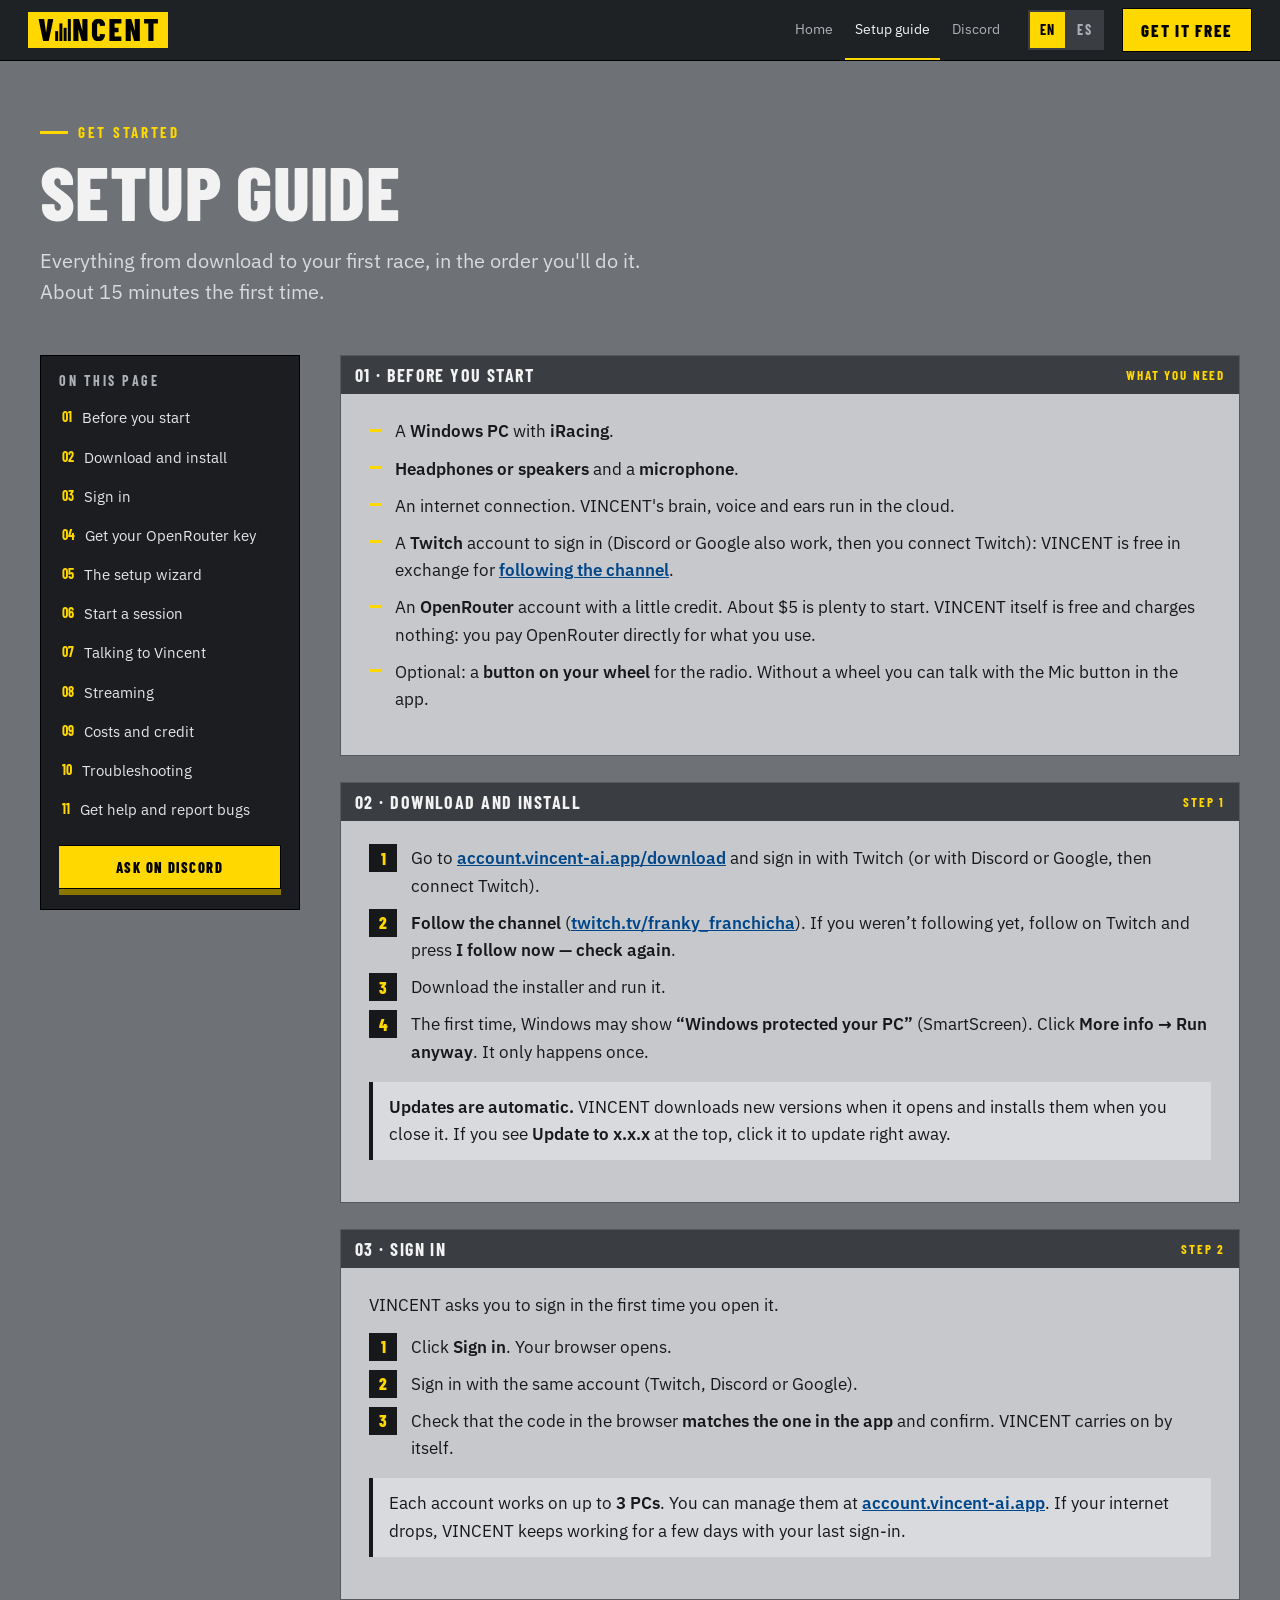
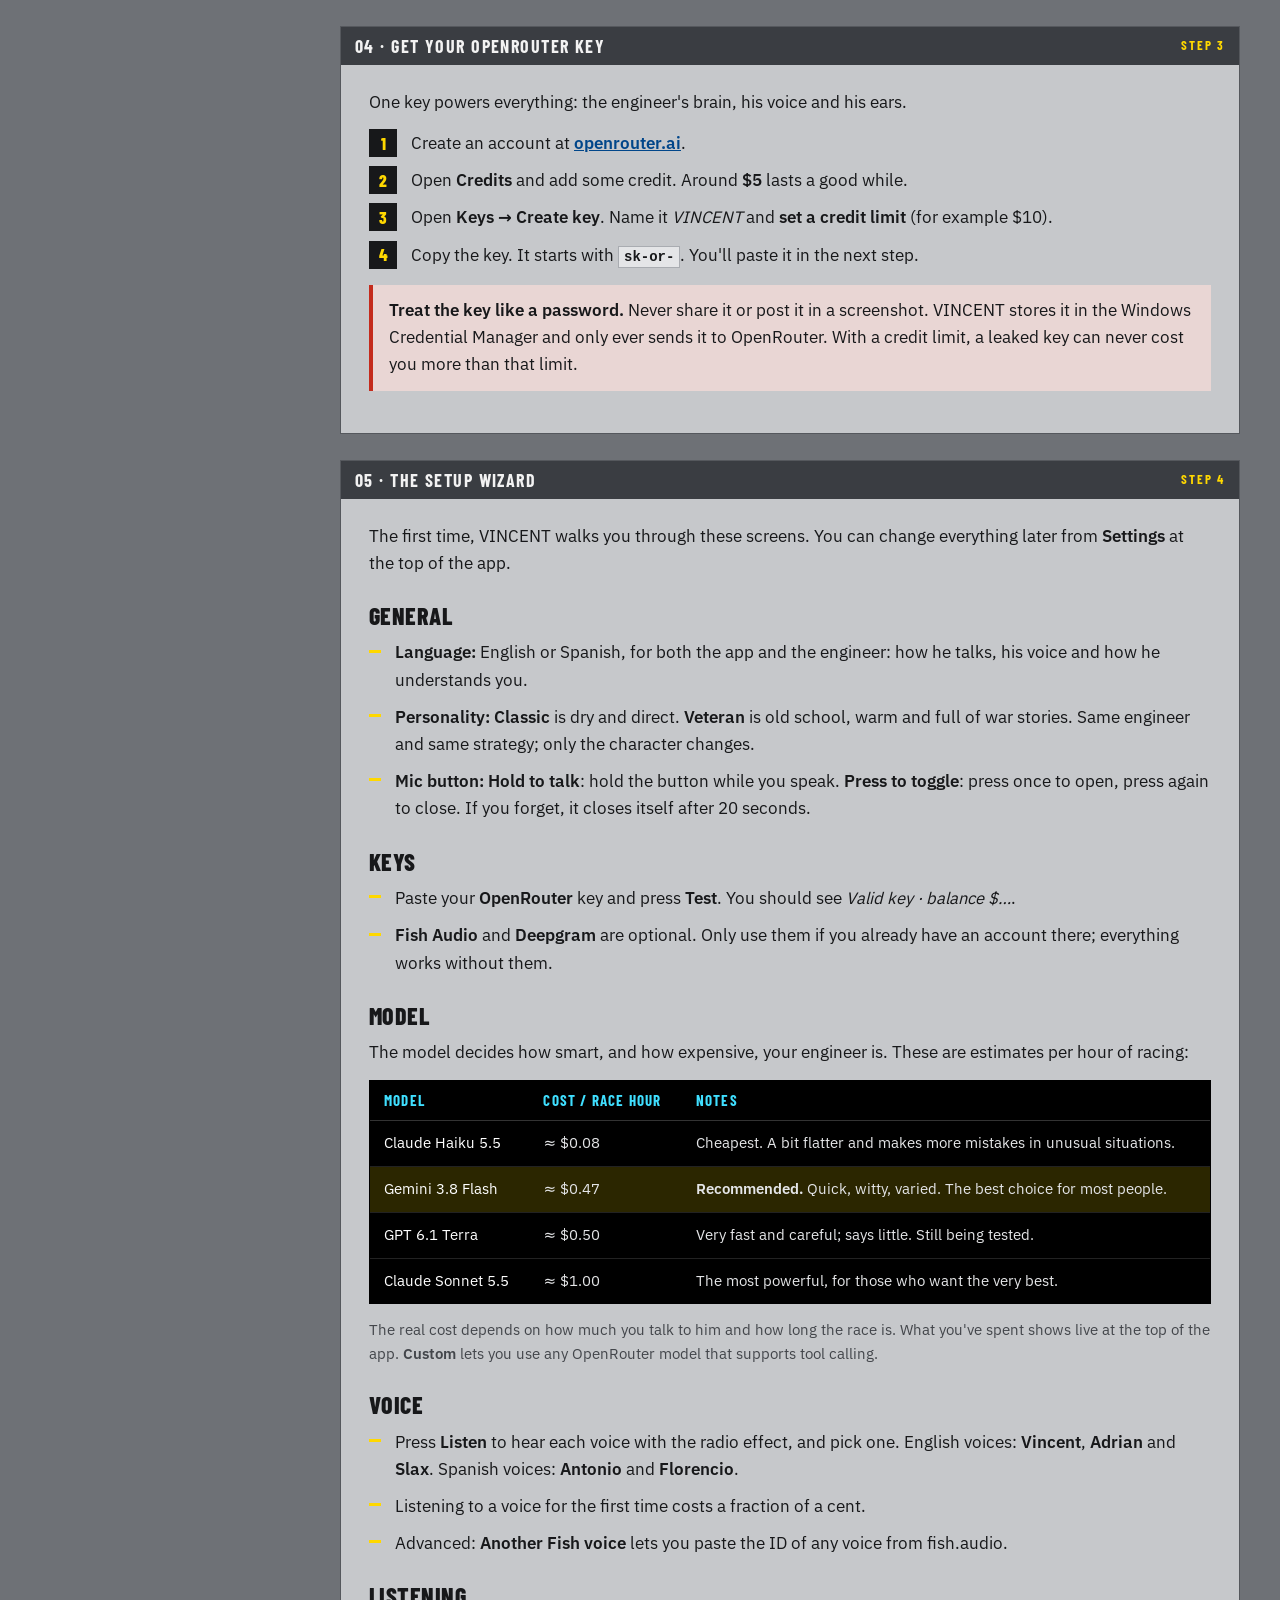
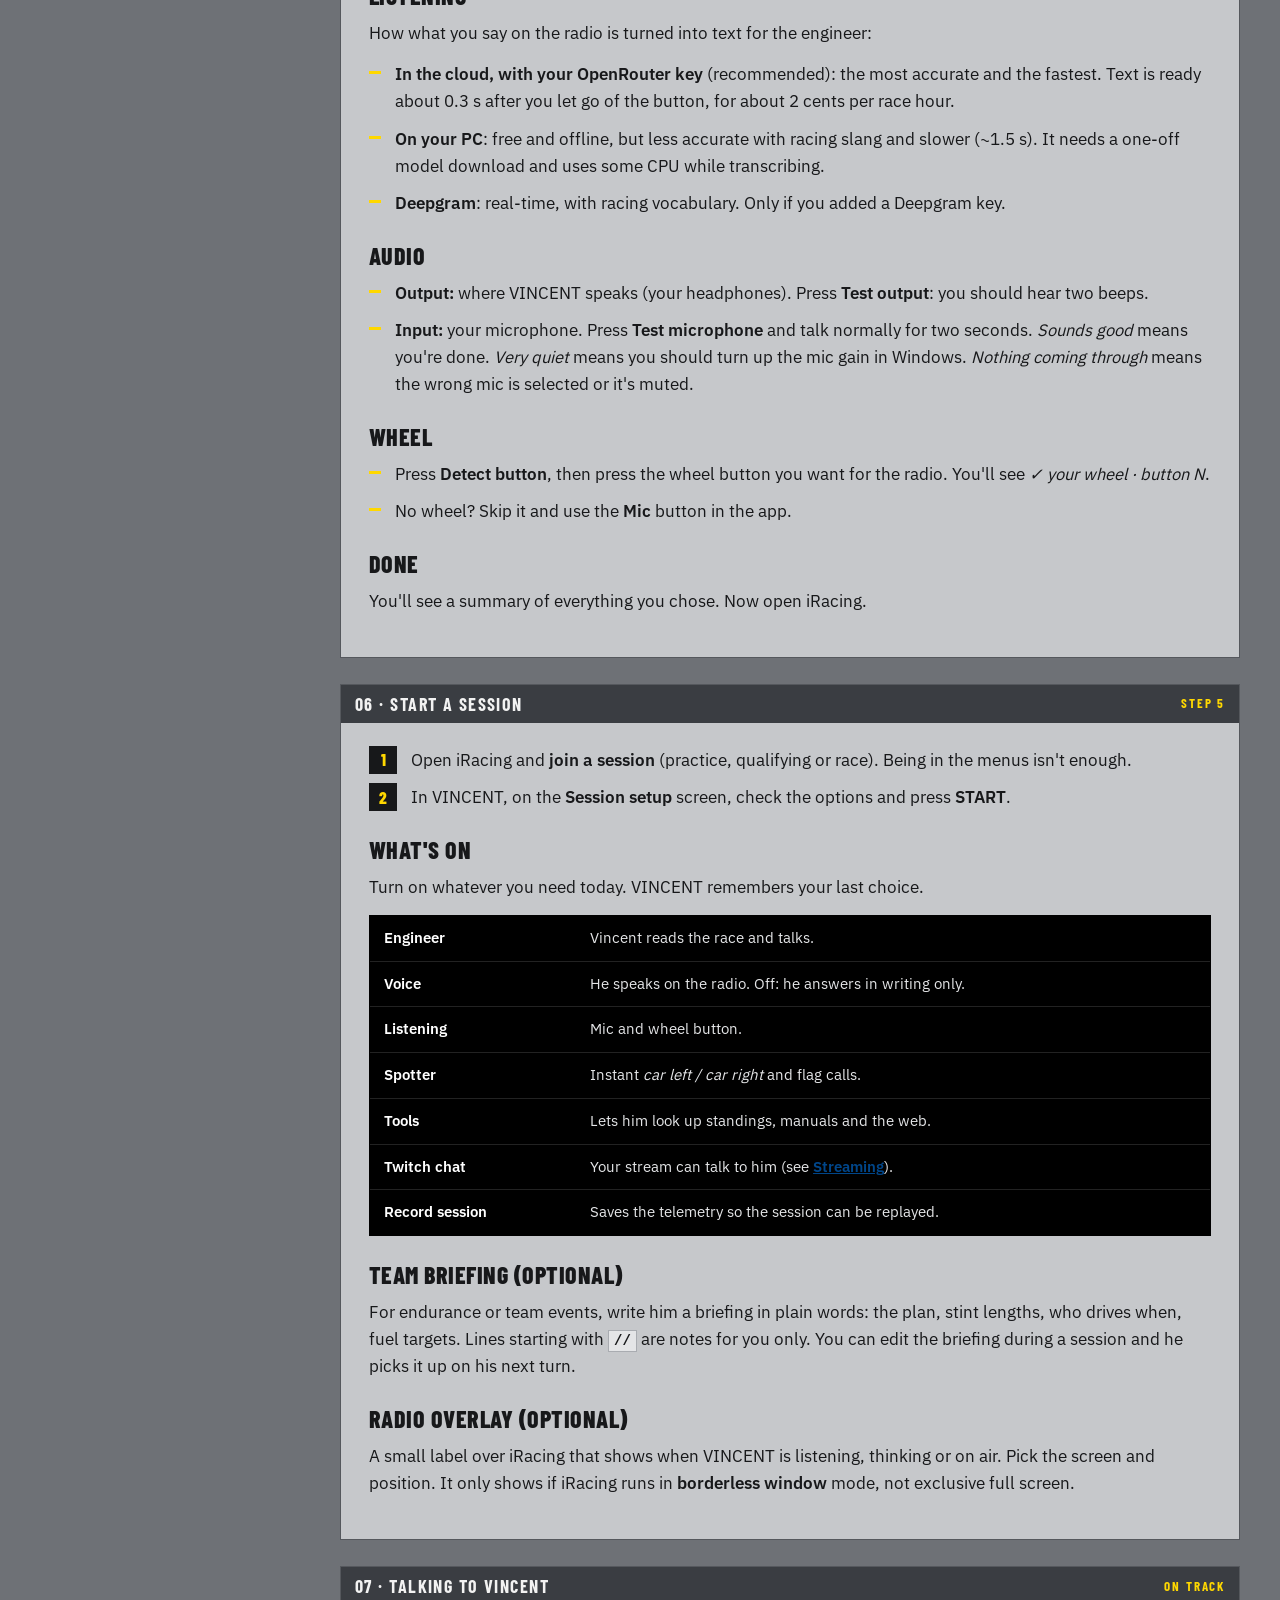
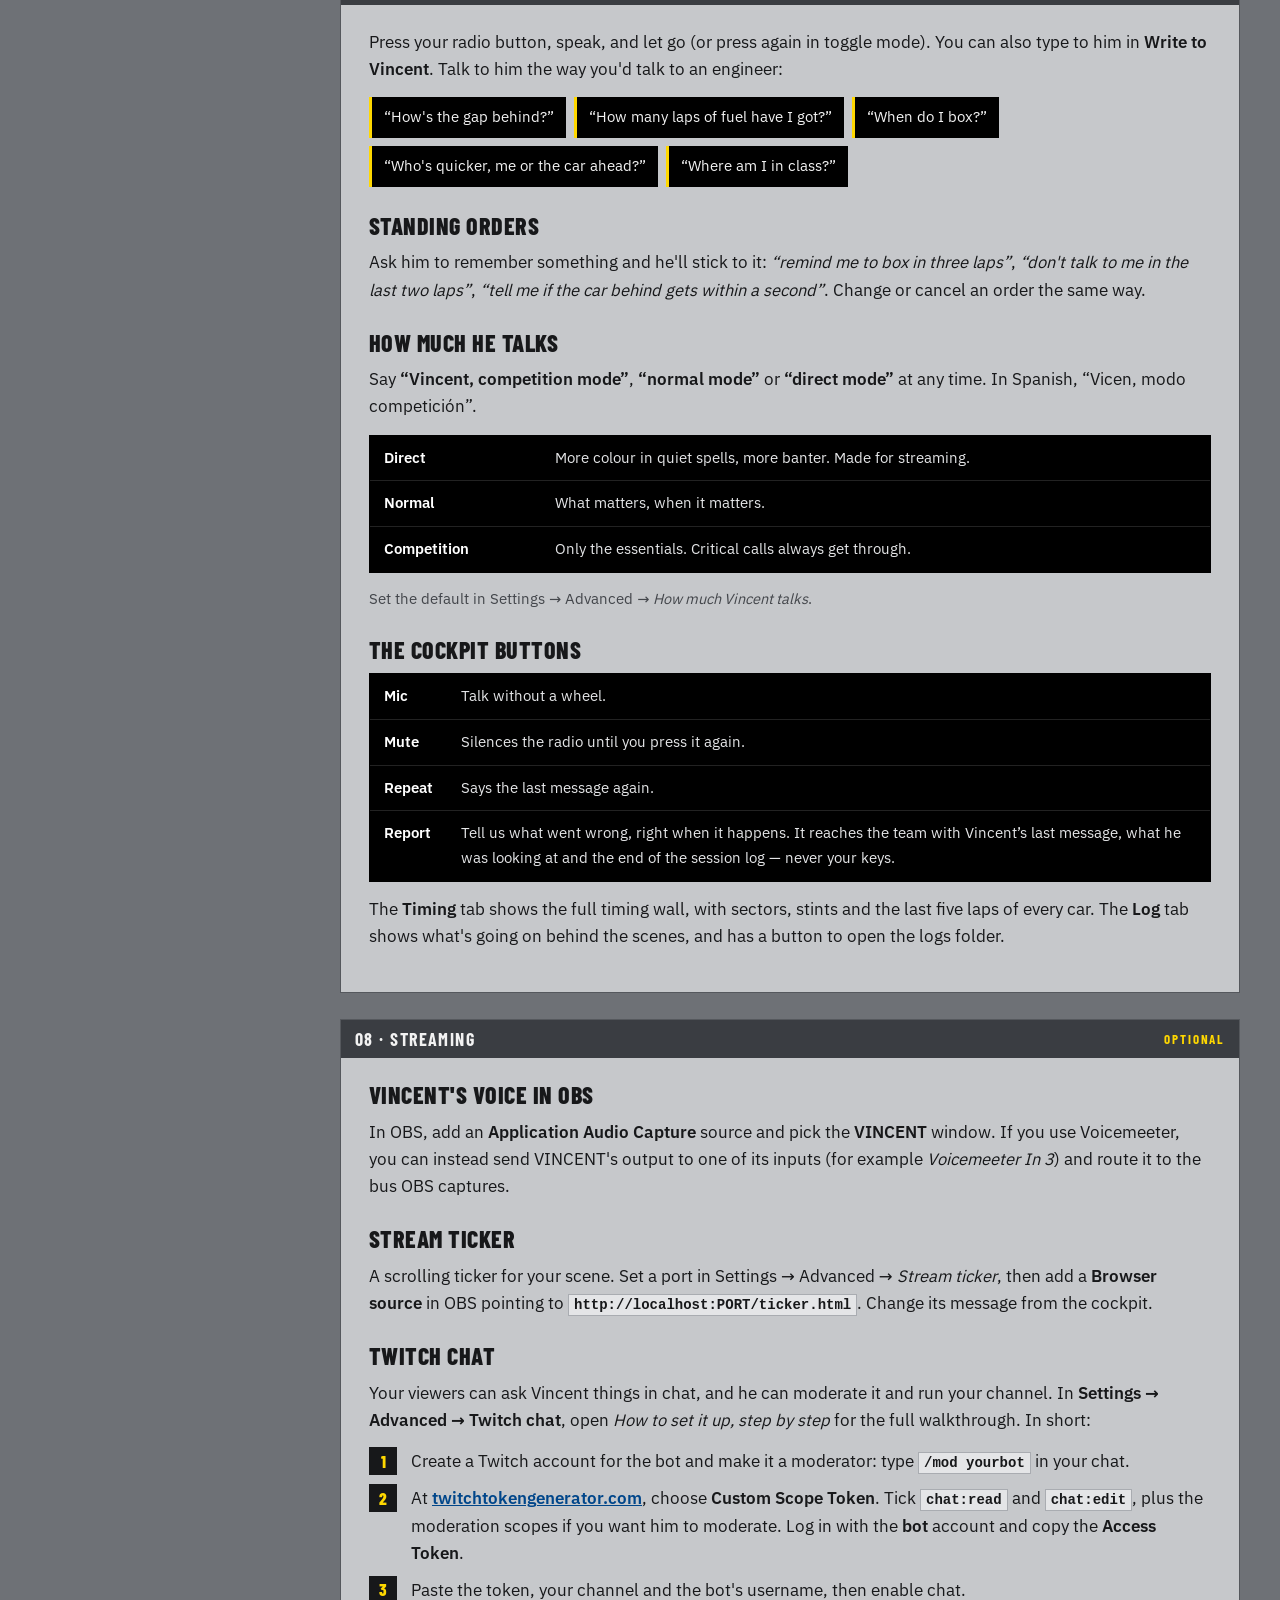
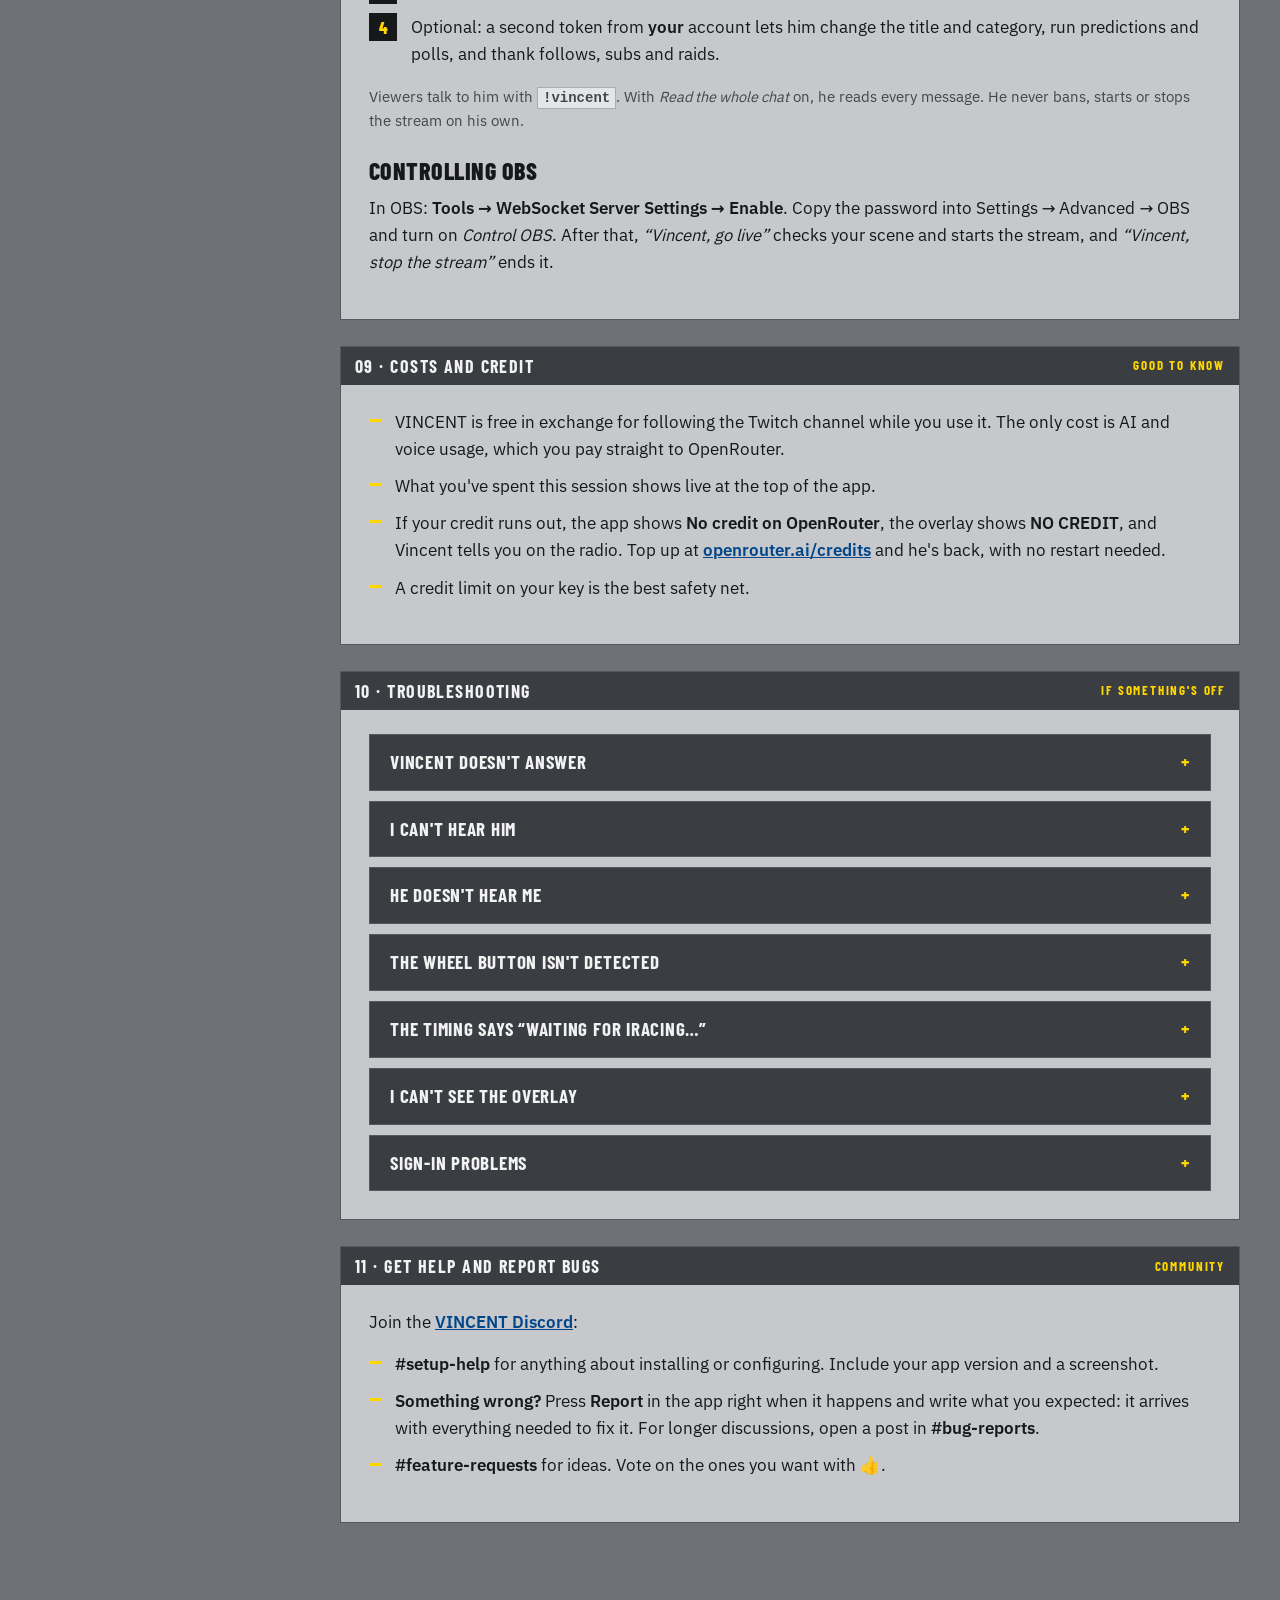
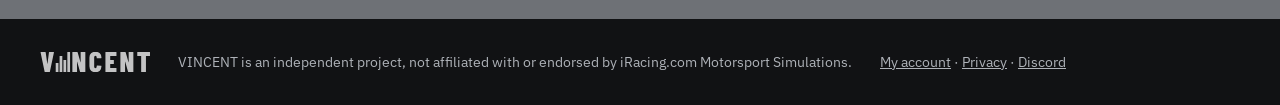
<file: guide.html>
<!doctype html>
<html lang="en">
<head>
<meta charset="utf-8">
<meta name="viewport" content="width=device-width, initial-scale=1">
<title>VINCENT — Setup guide</title>
<meta name="description" content="How to install, sign in and set up VINCENT, the AI race engineer for iRacing, step by step.">
<link rel="icon" href="favicon.ico" sizes="any">
<link rel="icon" href="assets/icon.svg" type="image/svg+xml">
<meta property="og:title" content="VINCENT — Setup guide">
<meta property="og:image" content="https://vincent-ai.app/assets/og.jpg">
<link rel="stylesheet" href="styles.css">
<link rel="stylesheet" href="guide.css">
</head>
<body>
<header class="top">
  <a class="brand" href="./" aria-label="VINCENT"><img src="assets/logo.svg" alt="VINCENT" width="140" height="21"></a>
  <nav aria-label="Main">
    <a href="./" data-en="Home" data-es="Inicio">Home</a>
    <a href="guide.html" aria-current="page" data-en="Setup guide" data-es="Guía">Setup guide</a>
    <a href="https://discord.gg/QKNpvAFxPN" target="_blank" rel="noopener">Discord</a>
  </nav>
  <div class="lang" role="group" aria-label="Language">
    <button type="button" data-lang="en" aria-pressed="true">EN</button>
    <button type="button" data-lang="es" aria-pressed="false">ES</button>
  </div>
  <a class="btn btn-y dl" href="https://account.vincent-ai.app/download" data-en="Get it free" data-es="Descárgalo gratis">Get it free</a>
</header>
<main class="guide" data-lang-block="en" lang="en">
<div class="ghero"><p class="eyebrow">Get started</p><h1 class="head">Setup guide</h1><p class="lede">Everything from download to your first race, in the order you'll do it. About 15 minutes the first time.</p></div>
<div class="gwrap"><nav class="toc" aria-label="On this page"><p class="toc-t">On this page</p><ol><li><a href="#before"><span>01</span>Before you start</a></li><li><a href="#install"><span>02</span>Download and install</a></li><li><a href="#signin"><span>03</span>Sign in</a></li><li><a href="#openrouter"><span>04</span>Get your OpenRouter key</a></li><li><a href="#wizard"><span>05</span>The setup wizard</a></li><li><a href="#session"><span>06</span>Start a session</a></li><li><a href="#race"><span>07</span>Talking to Vincent</a></li><li><a href="#streaming"><span>08</span>Streaming</a></li><li><a href="#costs"><span>09</span>Costs and credit</a></li><li><a href="#troubleshooting"><span>10</span>Troubleshooting</a></li><li><a href="#help"><span>11</span>Get help and report bugs</a></li></ol>
<a class="btn btn-y toc-dc" href="https://discord.gg/QKNpvAFxPN" target="_blank" rel="noopener">Ask on Discord</a></nav>
<div class="gmain"><section class="gsec" id="before"><div class="ph"><span>01 · Before you start</span><small>What you need</small></div><div class="gbody">
<ul class="list">
<li>A <b>Windows PC</b> with <b>iRacing</b>.</li>
<li><b>Headphones or speakers</b> and a <b>microphone</b>.</li>
<li>An internet connection. VINCENT's brain, voice and ears run in the cloud.</li>
<li>A <b>Twitch</b> account to sign in (Discord or Google also work, then you connect Twitch): VINCENT is free in exchange for <a href="https://www.twitch.tv/franky_franchicha">following the channel</a>.</li>
<li>An <b>OpenRouter</b> account with a little credit. About $5 is plenty to start. VINCENT itself is free and charges nothing: you pay OpenRouter directly for what you use.</li>
<li>Optional: a <b>button on your wheel</b> for the radio. Without a wheel you can talk with the Mic button in the app.</li>
</ul>
</div></section><section class="gsec" id="install"><div class="ph"><span>02 · Download and install</span><small>Step 1</small></div><div class="gbody">
<ol class="ol">
<li>Go to <a href="https://account.vincent-ai.app/download">account.vincent-ai.app/download</a> and sign in with Twitch (or with Discord or Google, then connect Twitch).</li>
<li><b>Follow the channel</b> (<a href="https://www.twitch.tv/franky_franchicha">twitch.tv/franky_franchicha</a>). If you weren’t following yet, follow on Twitch and press <b>I follow now — check again</b>.</li>
<li>Download the installer and run it.</li>
<li>The first time, Windows may show <b>“Windows protected your PC”</b> (SmartScreen). Click <b>More info → Run anyway</b>. It only happens once.</li>
</ol>
<p class="note"><b>Updates are automatic.</b> VINCENT downloads new versions when it opens and installs them when you close it. If you see <b>Update to x.x.x</b> at the top, click it to update right away.</p>
</div></section><section class="gsec" id="signin"><div class="ph"><span>03 · Sign in</span><small>Step 2</small></div><div class="gbody">
<p>VINCENT asks you to sign in the first time you open it.</p>
<ol class="ol">
<li>Click <b>Sign in</b>. Your browser opens.</li>
<li>Sign in with the same account (Twitch, Discord or Google).</li>
<li>Check that the code in the browser <b>matches the one in the app</b> and confirm. VINCENT carries on by itself.</li>
</ol>
<p class="note">Each account works on up to <b>3 PCs</b>. You can manage them at <a href="https://account.vincent-ai.app/">account.vincent-ai.app</a>. If your internet drops, VINCENT keeps working for a few days with your last sign-in.</p>
</div></section><section class="gsec" id="openrouter"><div class="ph"><span>04 · Get your OpenRouter key</span><small>Step 3</small></div><div class="gbody">
<p>One key powers everything: the engineer's brain, his voice and his ears.</p>
<ol class="ol">
<li>Create an account at <a href="https://openrouter.ai">openrouter.ai</a>.</li>
<li>Open <b>Credits</b> and add some credit. Around <b>$5</b> lasts a good while.</li>
<li>Open <b>Keys → Create key</b>. Name it <i>VINCENT</i> and <b>set a credit limit</b> (for example $10).</li>
<li>Copy the key. It starts with <code>sk-or-</code>. You'll paste it in the next step.</li>
</ol>
<p class="note warn"><b>Treat the key like a password.</b> Never share it or post it in a screenshot. VINCENT stores it in the Windows Credential Manager and only ever sends it to OpenRouter. With a credit limit, a leaked key can never cost you more than that limit.</p>
</div></section><section class="gsec" id="wizard"><div class="ph"><span>05 · The setup wizard</span><small>Step 4</small></div><div class="gbody">
<p>The first time, VINCENT walks you through these screens. You can change everything later from <b>Settings</b> at the top of the app.</p>

<h3>General</h3>
<ul class="list">
<li><b>Language:</b> English or Spanish, for both the app and the engineer: how he talks, his voice and how he understands you.</li>
<li><b>Personality:</b> <b>Classic</b> is dry and direct. <b>Veteran</b> is old school, warm and full of war stories. Same engineer and same strategy; only the character changes.</li>
<li><b>Mic button:</b> <b>Hold to talk</b>: hold the button while you speak. <b>Press to toggle</b>: press once to open, press again to close. If you forget, it closes itself after 20 seconds.</li>
</ul>

<h3>Keys</h3>
<ul class="list">
<li>Paste your <b>OpenRouter</b> key and press <b>Test</b>. You should see <i>Valid key · balance $…</i>.</li>
<li><b>Fish Audio</b> and <b>Deepgram</b> are optional. Only use them if you already have an account there; everything works without them.</li>
</ul>

<h3>Model</h3>
<p>The model decides how smart, and how expensive, your engineer is. These are estimates per hour of racing:</p>
<div class="tbl"><table>
<tr><th>Model</th><th>Cost / race hour</th><th>Notes</th></tr>
<tr><td>Claude Haiku 5.5</td><td>≈ $0.08</td><td>Cheapest. A bit flatter and makes more mistakes in unusual situations.</td></tr>
<tr class="rec"><td>Gemini 3.8 Flash</td><td>≈ $0.47</td><td><b>Recommended.</b> Quick, witty, varied. The best choice for most people.</td></tr>
<tr><td>GPT 6.1 Terra</td><td>≈ $0.50</td><td>Very fast and careful; says little. Still being tested.</td></tr>
<tr><td>Claude Sonnet 5.5</td><td>≈ $1.00</td><td>The most powerful, for those who want the very best.</td></tr>
</table></div>
<p class="small">The real cost depends on how much you talk to him and how long the race is. What you've spent shows live at the top of the app. <b>Custom</b> lets you use any OpenRouter model that supports tool calling.</p>

<h3>Voice</h3>
<ul class="list">
<li>Press <b>Listen</b> to hear each voice with the radio effect, and pick one. English voices: <b>Vincent</b>, <b>Adrian</b> and <b>Slax</b>. Spanish voices: <b>Antonio</b> and <b>Florencio</b>.</li>
<li>Listening to a voice for the first time costs a fraction of a cent.</li>
<li>Advanced: <b>Another Fish voice</b> lets you paste the ID of any voice from fish.audio.</li>
</ul>

<h3>Listening</h3>
<p>How what you say on the radio is turned into text for the engineer:</p>
<ul class="list">
<li><b>In the cloud, with your OpenRouter key</b> (recommended): the most accurate and the fastest. Text is ready about 0.3 s after you let go of the button, for about 2 cents per race hour.</li>
<li><b>On your PC</b>: free and offline, but less accurate with racing slang and slower (~1.5 s). It needs a one-off model download and uses some CPU while transcribing.</li>
<li><b>Deepgram</b>: real-time, with racing vocabulary. Only if you added a Deepgram key.</li>
</ul>

<h3>Audio</h3>
<ul class="list">
<li><b>Output:</b> where VINCENT speaks (your headphones). Press <b>Test output</b>: you should hear two beeps.</li>
<li><b>Input:</b> your microphone. Press <b>Test microphone</b> and talk normally for two seconds. <i>Sounds good</i> means you're done. <i>Very quiet</i> means you should turn up the mic gain in Windows. <i>Nothing coming through</i> means the wrong mic is selected or it's muted.</li>
</ul>

<h3>Wheel</h3>
<ul class="list">
<li>Press <b>Detect button</b>, then press the wheel button you want for the radio. You'll see <i>✓ your wheel · button N</i>.</li>
<li>No wheel? Skip it and use the <b>Mic</b> button in the app.</li>
</ul>

<h3>Done</h3>
<p>You'll see a summary of everything you chose. Now open iRacing.</p>
</div></section><section class="gsec" id="session"><div class="ph"><span>06 · Start a session</span><small>Step 5</small></div><div class="gbody">
<ol class="ol">
<li>Open iRacing and <b>join a session</b> (practice, qualifying or race). Being in the menus isn't enough.</li>
<li>In VINCENT, on the <b>Session setup</b> screen, check the options and press <b>START</b>.</li>
</ol>

<h3>What's on</h3>
<p>Turn on whatever you need today. VINCENT remembers your last choice.</p>
<div class="tbl"><table>
<tr><td><b>Engineer</b></td><td>Vincent reads the race and talks.</td></tr>
<tr><td><b>Voice</b></td><td>He speaks on the radio. Off: he answers in writing only.</td></tr>
<tr><td><b>Listening</b></td><td>Mic and wheel button.</td></tr>
<tr><td><b>Spotter</b></td><td>Instant <i>car left / car right</i> and flag calls.</td></tr>
<tr><td><b>Tools</b></td><td>Lets him look up standings, manuals and the web.</td></tr>
<tr><td><b>Twitch chat</b></td><td>Your stream can talk to him (see <a href="#streaming">Streaming</a>).</td></tr>
<tr><td><b>Record session</b></td><td>Saves the telemetry so the session can be replayed.</td></tr>
</table></div>

<h3>Team briefing (optional)</h3>
<p>For endurance or team events, write him a briefing in plain words: the plan, stint lengths, who drives when, fuel targets. Lines starting with <code>//</code> are notes for you only. You can edit the briefing during a session and he picks it up on his next turn.</p>

<h3>Radio overlay (optional)</h3>
<p>A small label over iRacing that shows when VINCENT is listening, thinking or on air. Pick the screen and position. It only shows if iRacing runs in <b>borderless window</b> mode, not exclusive full screen.</p>
</div></section><section class="gsec" id="race"><div class="ph"><span>07 · Talking to Vincent</span><small>On track</small></div><div class="gbody">
<p>Press your radio button, speak, and let go (or press again in toggle mode). You can also type to him in <b>Write to Vincent</b>. Talk to him the way you'd talk to an engineer:</p>
<div class="quotes">
<span>“How's the gap behind?”</span><span>“How many laps of fuel have I got?”</span><span>“When do I box?”</span><span>“Who's quicker, me or the car ahead?”</span><span>“Where am I in class?”</span>
</div>

<h3>Standing orders</h3>
<p>Ask him to remember something and he'll stick to it: <i>“remind me to box in three laps”</i>, <i>“don't talk to me in the last two laps”</i>, <i>“tell me if the car behind gets within a second”</i>. Change or cancel an order the same way.</p>

<h3>How much he talks</h3>
<p>Say <b>“Vincent, competition mode”</b>, <b>“normal mode”</b> or <b>“direct mode”</b> at any time. In Spanish, “Vicen, modo competición”.</p>
<div class="tbl"><table>
<tr><td><b>Direct</b></td><td>More colour in quiet spells, more banter. Made for streaming.</td></tr>
<tr><td><b>Normal</b></td><td>What matters, when it matters.</td></tr>
<tr><td><b>Competition</b></td><td>Only the essentials. Critical calls always get through.</td></tr>
</table></div>
<p class="small">Set the default in Settings → Advanced → <i>How much Vincent talks</i>.</p>

<h3>The cockpit buttons</h3>
<div class="tbl"><table>
<tr><td><b>Mic</b></td><td>Talk without a wheel.</td></tr>
<tr><td><b>Mute</b></td><td>Silences the radio until you press it again.</td></tr>
<tr><td><b>Repeat</b></td><td>Says the last message again.</td></tr>
<tr><td><b>Report</b></td><td>Tell us what went wrong, right when it happens. It reaches the team with Vincent’s last message, what he was looking at and the end of the session log — never your keys.</td></tr>
</table></div>
<p>The <b>Timing</b> tab shows the full timing wall, with sectors, stints and the last five laps of every car. The <b>Log</b> tab shows what's going on behind the scenes, and has a button to open the logs folder.</p>
</div></section><section class="gsec" id="streaming"><div class="ph"><span>08 · Streaming</span><small>Optional</small></div><div class="gbody">
<h3>Vincent's voice in OBS</h3>
<p>In OBS, add an <b>Application Audio Capture</b> source and pick the <b>VINCENT</b> window. If you use Voicemeeter, you can instead send VINCENT's output to one of its inputs (for example <i>Voicemeeter In 3</i>) and route it to the bus OBS captures.</p>

<h3>Stream ticker</h3>
<p>A scrolling ticker for your scene. Set a port in Settings → Advanced → <i>Stream ticker</i>, then add a <b>Browser source</b> in OBS pointing to <code>http://localhost:PORT/ticker.html</code>. Change its message from the cockpit.</p>

<h3>Twitch chat</h3>
<p>Your viewers can ask Vincent things in chat, and he can moderate it and run your channel. In <b>Settings → Advanced → Twitch chat</b>, open <i>How to set it up, step by step</i> for the full walkthrough. In short:</p>
<ol class="ol">
<li>Create a Twitch account for the bot and make it a moderator: type <code>/mod yourbot</code> in your chat.</li>
<li>At <a href="https://twitchtokengenerator.com">twitchtokengenerator.com</a>, choose <b>Custom Scope Token</b>. Tick <code>chat:read</code> and <code>chat:edit</code>, plus the moderation scopes if you want him to moderate. Log in with the <b>bot</b> account and copy the <b>Access Token</b>.</li>
<li>Paste the token, your channel and the bot's username, then enable chat.</li>
<li>Optional: a second token from <b>your</b> account lets him change the title and category, run predictions and polls, and thank follows, subs and raids.</li>
</ol>
<p class="small">Viewers talk to him with <code>!vincent</code>. With <i>Read the whole chat</i> on, he reads every message. He never bans, starts or stops the stream on his own.</p>

<h3>Controlling OBS</h3>
<p>In OBS: <b>Tools → WebSocket Server Settings → Enable</b>. Copy the password into Settings → Advanced → OBS and turn on <i>Control OBS</i>. After that, <i>“Vincent, go live”</i> checks your scene and starts the stream, and <i>“Vincent, stop the stream”</i> ends it.</p>
</div></section><section class="gsec" id="costs"><div class="ph"><span>09 · Costs and credit</span><small>Good to know</small></div><div class="gbody">
<ul class="list">
<li>VINCENT is free in exchange for following the Twitch channel while you use it. The only cost is AI and voice usage, which you pay straight to OpenRouter.</li>
<li>What you've spent this session shows live at the top of the app.</li>
<li>If your credit runs out, the app shows <b>No credit on OpenRouter</b>, the overlay shows <b>NO CREDIT</b>, and Vincent tells you on the radio. Top up at <a href="https://openrouter.ai/credits">openrouter.ai/credits</a> and he's back, with no restart needed.</li>
<li>A credit limit on your key is the best safety net.</li>
</ul>
</div></section><section class="gsec" id="troubleshooting"><div class="ph"><span>10 · Troubleshooting</span><small>If something's off</small></div><div class="gbody">
<div class="faq">
<details class="pnl"><summary>Vincent doesn't answer</summary><p>Check the lights at the top of the app. If the LLM light is off or you see <i>No credit on OpenRouter</i>, add credit or raise the key's limit. Also check that <b>Engineer</b> is on in Session setup.</p></details>
<details class="pnl"><summary>I can't hear him</summary><p>Make sure <b>Mute</b> isn't on and <b>Voice</b> is enabled. In Settings → Audio, pick the right output and press <b>Test output</b>.</p></details>
<details class="pnl"><summary>He doesn't hear me</summary><p>In Settings → Audio, pick your mic and press <b>Test microphone</b>. If it says <i>Very quiet</i>, raise the mic gain in Windows. Also check that <b>Listening</b> is on in Session setup and that your wheel button is set.</p></details>
<details class="pnl"><summary>The wheel button isn't detected</summary><p>Stop the session first: while it runs, the engine is reading the wheel. Then go to Settings → Wheel → <b>Detect button</b> and press the button.</p></details>
<details class="pnl"><summary>The timing says “Waiting for iRacing…”</summary><p>Join a session in iRacing. The menus aren't enough, and the data only flows once you're in the car or the garage of a session.</p></details>
<details class="pnl"><summary>I can't see the overlay</summary><p>Set iRacing's display to <b>borderless window</b>. Exclusive full screen hides anything drawn on top. Also check the overlay screen in Session setup isn't set to <i>Off</i>.</p></details>
<details class="pnl"><summary>Sign-in problems</summary><p><i>The code expired</i>: press Retry and confirm faster. <i>Can't reach the account server</i>: check your connection; VINCENT keeps working offline for a few days. <i>This version no longer works</i>: the new one is downloading by itself.</p></details>
</div>
</div></section><section class="gsec" id="help"><div class="ph"><span>11 · Get help and report bugs</span><small>Community</small></div><div class="gbody">
<p>Join the <a href="https://discord.gg/QKNpvAFxPN">VINCENT Discord</a>:</p>
<ul class="list">
<li><b>#setup-help</b> for anything about installing or configuring. Include your app version and a screenshot.</li>
<li><b>Something wrong?</b> Press <b>Report</b> in the app right when it happens and write what you expected: it arrives with everything needed to fix it. For longer discussions, open a post in <b>#bug-reports</b>.</li>
<li><b>#feature-requests</b> for ideas. Vote on the ones you want with 👍.</li>
</ul>
</div></section></div></div></main>
<main class="guide" data-lang-block="es" lang="es">
<div class="ghero"><p class="eyebrow">Primeros pasos</p><h1 class="head">Guía de configuración</h1><p class="lede">Todo, desde la descarga hasta tu primera carrera, en el orden en que lo vas a hacer. Unos 15 minutos la primera vez.</p></div>
<div class="gwrap"><nav class="toc" aria-label="En esta página"><p class="toc-t">En esta página</p><ol><li><a href="#before-es"><span>01</span>Antes de empezar</a></li><li><a href="#install-es"><span>02</span>Descargar e instalar</a></li><li><a href="#signin-es"><span>03</span>Iniciar sesión</a></li><li><a href="#openrouter-es"><span>04</span>Saca tu clave de OpenRouter</a></li><li><a href="#wizard-es"><span>05</span>El asistente de configuración</a></li><li><a href="#session-es"><span>06</span>Arrancar una sesión</a></li><li><a href="#race-es"><span>07</span>Hablar con Vicen</a></li><li><a href="#streaming-es"><span>08</span>Directos</a></li><li><a href="#costs-es"><span>09</span>Costes y saldo</a></li><li><a href="#troubleshooting-es"><span>10</span>Problemas frecuentes</a></li><li><a href="#help-es"><span>11</span>Ayuda y reportar fallos</a></li></ol>
<a class="btn btn-y toc-dc" href="https://discord.gg/QKNpvAFxPN" target="_blank" rel="noopener">Pregunta en Discord</a></nav>
<div class="gmain"><section class="gsec" id="before-es"><div class="ph"><span>01 · Antes de empezar</span><small>Qué necesitas</small></div><div class="gbody">
<ul class="list">
<li>Un <b>PC con Windows</b> e <b>iRacing</b>.</li>
<li><b>Auriculares o altavoces</b> y un <b>micrófono</b>.</li>
<li>Conexión a internet: el cerebro, la voz y el oído de Vicen funcionan en la nube.</li>
<li>Una cuenta de <b>Twitch</b> para entrar (también vale Discord o Google, y luego conectas Twitch): VINCENT es gratis a cambio de <a href="https://www.twitch.tv/franky_franchicha">seguir el canal</a>.</li>
<li>Una cuenta de <b>OpenRouter</b> con algo de saldo; con unos 5 $ vas sobrado para empezar. VINCENT es gratis y no cobra nada: lo que uses se lo pagas directamente a OpenRouter.</li>
<li>Opcional: un <b>botón del volante</b> para la radio. Sin volante, hablas con el botón Micro de la app.</li>
</ul>
</div></section><section class="gsec" id="install-es"><div class="ph"><span>02 · Descargar e instalar</span><small>Paso 1</small></div><div class="gbody">
<ol class="ol">
<li>Entra en <a href="https://account.vincent-ai.app/download">account.vincent-ai.app/download</a> y entra con Twitch (o con Discord o Google y luego conecta Twitch).</li>
<li><b>Sigue el canal</b> (<a href="https://www.twitch.tv/franky_franchicha">twitch.tv/franky_franchicha</a>). Si aún no lo seguías, síguelo en Twitch y pulsa <b>Ya le sigo, comprobar</b>.</li>
<li>Descarga el instalador y ábrelo.</li>
<li>La primera vez Windows puede decir <b>«Windows protegió su PC»</b> (SmartScreen). Pulsa <b>Más información → Ejecutar de todas formas</b>. Solo pasa una vez.</li>
</ol>
<p class="note"><b>Se actualiza solo.</b> VINCENT descarga las versiones nuevas al abrirse y las instala al cerrarlo. Si arriba ves <b>Actualizar a x.x.x</b>, púlsalo para hacerlo al momento.</p>
</div></section><section class="gsec" id="signin-es"><div class="ph"><span>03 · Iniciar sesión</span><small>Paso 2</small></div><div class="gbody">
<p>La primera vez que abres VINCENT te pide entrar.</p>
<ol class="ol">
<li>Pulsa <b>Iniciar sesión</b>: se abre el navegador.</li>
<li>Entra con la misma cuenta (Twitch, Discord o Google).</li>
<li>Comprueba que el código del navegador <b>es el mismo que el de la app</b> y confirma. VINCENT sigue solo.</li>
</ol>
<p class="note">Cada cuenta funciona en hasta <b>3 PCs</b>, que gestionas en <a href="https://account.vincent-ai.app/">account.vincent-ai.app</a>. Si se te cae internet, sigue funcionando unos días con tu último inicio de sesión.</p>
</div></section><section class="gsec" id="openrouter-es"><div class="ph"><span>04 · Saca tu clave de OpenRouter</span><small>Paso 3</small></div><div class="gbody">
<p>Con una sola clave funciona todo: el cerebro del ingeniero, su voz y su oído.</p>
<ol class="ol">
<li>Crea una cuenta en <a href="https://openrouter.ai">openrouter.ai</a>.</li>
<li>Entra en <b>Credits</b> y añade saldo; con unos <b>5 $</b> tienes para rato.</li>
<li>Entra en <b>Keys → Create key</b>, llámala <i>VINCENT</i> y <b>ponle un límite de crédito</b> (por ejemplo 10 $).</li>
<li>Copia la clave (empieza por <code>sk-or-</code>). La pegarás en el siguiente paso.</li>
</ol>
<p class="note warn"><b>Trátala como una contraseña.</b> No la compartas ni la enseñes en capturas. VINCENT la guarda en el Administrador de credenciales de Windows y solo se la envía a OpenRouter. Con el límite de crédito, una clave filtrada nunca te costará más que ese límite.</p>
</div></section><section class="gsec" id="wizard-es"><div class="ph"><span>05 · El asistente de configuración</span><small>Paso 4</small></div><div class="gbody">
<p>La primera vez, VINCENT te lleva por estas pantallas. Todo se puede cambiar después desde <b>Ajustes</b>, arriba en la app.</p>

<h3>General</h3>
<ul class="list">
<li><b>Idioma:</b> español o inglés, de la app y del ingeniero: cómo habla, su voz y cómo te entiende.</li>
<li><b>Personalidad:</b> <b>Clásico</b>, seco y directo; <b>Veterano</b>, de la vieja escuela, cálido y con batallitas. Mismo ingeniero y misma estrategia; solo cambia el carácter.</li>
<li><b>Botón del micro:</b> <b>Mantener pulsado</b> (hablas mientras lo aprietas) o <b>Pulsar y otra vez para cerrar</b>. Si se te olvida cerrarlo, se cierra solo a los 20 segundos.</li>
</ul>

<h3>Claves</h3>
<ul class="list">
<li>Pega tu clave de <b>OpenRouter</b> y pulsa <b>Probar</b>. Debe salir <i>Clave válida · saldo $…</i>.</li>
<li><b>Fish Audio</b> y <b>Deepgram</b> son opcionales: úsalas solo si ya tienes cuenta. Sin ellas funciona todo.</li>
</ul>

<h3>Modelo</h3>
<p>Decide cómo de listo (y de caro) es tu ingeniero. Estimaciones por hora de carrera:</p>
<div class="tbl"><table>
<tr><th>Modelo</th><th>Coste / hora</th><th>Notas</th></tr>
<tr><td>Claude Haiku 5.5</td><td>≈ 0,08 $</td><td>El más barato. Algo más plano y se equivoca más en situaciones raras.</td></tr>
<tr class="rec"><td>Gemini 3.8 Flash</td><td>≈ 0,47 $</td><td><b>Recomendado.</b> Rápido, con chispa y variedad. La mejor opción para casi todos.</td></tr>
<tr><td>GPT 6.1 Terra</td><td>≈ 0,50 $</td><td>Muy rápido y prudente; habla poco. Aún en pruebas.</td></tr>
<tr><td>Claude Sonnet 5.5</td><td>≈ 1,00 $</td><td>El más potente, para quien quiere lo máximo.</td></tr>
</table></div>
<p class="small">El coste real depende de cuánto hables con él y de lo larga que sea la carrera; lo que llevas gastado se ve en directo arriba en la app. <b>Personalizado</b> admite cualquier modelo de OpenRouter compatible con herramientas.</p>

<h3>Voz</h3>
<ul class="list">
<li>Pulsa <b>Escuchar</b> para oír cada voz con el efecto de radio y elige. En español: <b>Antonio</b> y <b>Florencio</b>. En inglés: <b>Vincent</b>, <b>Adrian</b> y <b>Slax</b>.</li>
<li>Escuchar una voz por primera vez gasta una fracción de céntimo.</li>
<li>Avanzado: <b>Otra voz de Fish</b> te deja pegar el ID de cualquier voz de fish.audio.</li>
</ul>

<h3>Escucha</h3>
<p>Cómo se convierte en texto lo que dices por radio:</p>
<ul class="list">
<li><b>En la nube, con tu clave de OpenRouter</b> (recomendado): la más precisa y rápida, texto listo unos 0,3 s después de soltar el botón, por unos 2 céntimos por hora de carrera.</li>
<li><b>En tu PC</b>: gratis y sin conexión, pero menos precisa con la jerga y más lenta (~1,5 s). Hay que descargar un modelo una vez y usa algo de CPU al transcribir.</li>
<li><b>Deepgram</b>: en tiempo real y con vocabulario de carrera. Solo si añadiste clave de Deepgram.</li>
</ul>

<h3>Audio</h3>
<ul class="list">
<li><b>Salida:</b> por dónde habla VINCENT (tus auriculares). Pulsa <b>Probar salida</b>: tienes que oír dos pitidos.</li>
<li><b>Entrada:</b> tu micrófono. Pulsa <b>Probar micrófono</b> y habla normal dos segundos. <i>Se oye bien</i>: listo. <i>Se oye muy bajo</i>: sube la ganancia del micro en Windows. <i>No se oye nada</i>: micro equivocado o silenciado.</li>
</ul>

<h3>Volante</h3>
<ul class="list">
<li>Pulsa <b>Detectar botón</b> y aprieta el botón del volante que quieres para la radio. Verás <i>✓ tu volante · botón N</i>.</li>
<li>¿Sin volante? Sáltalo y usa el botón <b>Micro</b> de la app.</li>
</ul>

<h3>Listo</h3>
<p>Verás un resumen de todo lo que has elegido. Ahora abre iRacing.</p>
</div></section><section class="gsec" id="session-es"><div class="ph"><span>06 · Arrancar una sesión</span><small>Paso 5</small></div><div class="gbody">
<ol class="ol">
<li>Abre iRacing y <b>entra en una sesión</b> (entreno, clasificación o carrera). Estar en los menús no basta.</li>
<li>En VINCENT, en <b>Preparar sesión</b>, revisa las opciones y pulsa <b>ARRANCAR</b>.</li>
</ol>

<h3>Qué se enciende</h3>
<p>Activa lo que necesites hoy; se recuerda lo último que usaste.</p>
<div class="tbl"><table>
<tr><td><b>Ingeniero</b></td><td>Vicen analiza la carrera y habla.</td></tr>
<tr><td><b>Voz</b></td><td>Habla por la radio. Apagado: contesta solo por escrito.</td></tr>
<tr><td><b>Escucha</b></td><td>Micro y botón del volante.</td></tr>
<tr><td><b>Spotter</b></td><td>Avisos al momento de coche a la izquierda/derecha y banderas.</td></tr>
<tr><td><b>Herramientas</b></td><td>Le deja consultar clasificaciones, manuales y la web.</td></tr>
<tr><td><b>Chat de Twitch</b></td><td>Tu directo puede hablarle (mira <a href="#streaming-es">Directos</a>).</td></tr>
<tr><td><b>Grabar sesión</b></td><td>Guarda la telemetría para poder reproducirla.</td></tr>
</table></div>

<h3>Briefing de equipo (opcional)</h3>
<p>Para resistencias o carreras por equipos, escríbele un briefing con tus palabras: el plan, la duración de los stints, quién conduce cuándo, objetivos de gasolina. Las líneas que empiezan por <code>//</code> son notas tuyas. Puedes editarlo con la sesión en marcha y lo lee en su siguiente turno.</p>

<h3>Overlay de radio (opcional)</h3>
<p>Una etiqueta pequeña encima de iRacing que indica cuándo VINCENT te escucha, piensa o está en el aire. Elige pantalla y posición. Solo se ve si iRacing va en <b>ventana sin bordes</b>, no en pantalla completa exclusiva.</p>
</div></section><section class="gsec" id="race-es"><div class="ph"><span>07 · Hablar con Vicen</span><small>En pista</small></div><div class="gbody">
<p>Pulsa el botón de radio, habla y suelta (o vuelve a pulsar si usas el modo de pulsar y cerrar). También puedes escribirle en <b>Escribir a Vicen</b>. Háblale como a un ingeniero:</p>
<div class="quotes">
<span>«¿Cómo va el de detrás?»</span><span>«¿Cuántas vueltas de gasolina me quedan?»</span><span>«¿Cuándo paro?»</span><span>«¿Quién va más rápido, yo o el de delante?»</span><span>«¿Cómo voy en mi clase?»</span>
</div>

<h3>Órdenes</h3>
<p>Pídele que recuerde algo y lo cumplirá: <i>«avísame para entrar dentro de tres vueltas»</i>, <i>«no me hables en las dos últimas vueltas»</i>, <i>«dime si el de detrás se pone a menos de un segundo»</i>. Para cambiarla o anularla, díselo igual.</p>

<h3>Cuánto habla</h3>
<p>Di <b>«Vicen, modo competición»</b>, <b>«modo normal»</b> o <b>«modo directo»</b> cuando quieras. En inglés también vale: «Vincent, competition mode».</p>
<div class="tbl"><table>
<tr><td><b>Directo</b></td><td>Más color en los tramos tranquilos y más juego. Pensado para directos.</td></tr>
<tr><td><b>Normal</b></td><td>Lo importante, cuando importa.</td></tr>
<tr><td><b>Competición</b></td><td>Solo lo esencial. Los avisos críticos siempre llegan.</td></tr>
</table></div>
<p class="small">El modo por defecto se elige en Ajustes → Avanzado → <i>Cuánto habla Vicen</i>.</p>

<h3>Los botones de la cabina</h3>
<div class="tbl"><table>
<tr><td><b>Micro</b></td><td>Hablar sin volante.</td></tr>
<tr><td><b>Silenciar</b></td><td>Silencia la radio hasta que lo vuelvas a pulsar.</td></tr>
<tr><td><b>Repetir</b></td><td>Repite el último mensaje.</td></tr>
<tr><td><b>Reportar</b></td><td>Cuéntanos qué ha fallado justo cuando pasa. Nos llega con el último mensaje de Vicen, lo que estaba viendo y el final del registro de la sesión; nunca tus claves.</td></tr>
</table></div>
<p>La pestaña <b>Timing</b> es el muro de tiempos completo (sectores, stints, últimas cinco vueltas de cada coche). La pestaña <b>Registro</b> muestra lo que pasa por dentro y tiene un botón para abrir la carpeta de logs.</p>
</div></section><section class="gsec" id="streaming-es"><div class="ph"><span>08 · Directos</span><small>Opcional</small></div><div class="gbody">
<h3>La voz de Vicen en OBS</h3>
<p>En OBS añade una fuente <b>Captura de audio de aplicación</b> y elige la ventana <b>VINCENT</b>. Si usas Voicemeeter, también puedes mandar la salida de VINCENT a una de sus entradas (p. ej. <i>Voicemeeter In 3</i>) y llevarla al bus que captura OBS.</p>

<h3>Letrero para el stream</h3>
<p>Un rótulo que se desplaza para tu escena. Pon un puerto en Ajustes → Avanzado → <i>Letrero para el stream</i> y en OBS añade una <b>Fuente de navegador</b> con <code>http://localhost:PUERTO/ticker.html</code>. El mensaje se cambia desde la cabina.</p>

<h3>Chat de Twitch</h3>
<p>Tus espectadores pueden preguntarle cosas a Vicen por el chat, y él puede moderarlo y manejar tu canal. En <b>Ajustes → Avanzado → Chat de Twitch</b> abre <i>Cómo se configura, paso a paso</i> para la guía completa. Resumido:</p>
<ol class="ol">
<li>Crea una cuenta de Twitch para el bot y hazla moderadora: escribe <code>/mod tubot</code> en tu chat.</li>
<li>En <a href="https://twitchtokengenerator.com">twitchtokengenerator.com</a> elige <b>Custom Scope Token</b>, marca <code>chat:read</code> y <code>chat:edit</code> (y los de moderar si quieres que modere), entra con la cuenta <b>del bot</b> y copia el <b>Access Token</b>.</li>
<li>Pega el token, tu canal y el usuario del bot, y activa el chat.</li>
<li>Opcional: un segundo token de <b>tu</b> cuenta le deja cambiar título y categoría, hacer predicciones y encuestas y agradecer follows, subs y raids.</li>
</ol>
<p class="small">Los espectadores le hablan con <code>!vicen</code>; con <i>Leer todo el chat</i>, lee todos los mensajes. Nunca banea, arranca ni para el directo por su cuenta.</p>

<h3>Controlar OBS</h3>
<p>En OBS: <b>Herramientas → Ajustes del servidor WebSocket → Activar</b>. Copia la contraseña en Ajustes → Avanzado → OBS y activa <i>Controlar OBS</i>. Después, <i>«Vicen, arranca directo»</i> revisa tu escena y empieza a emitir, y <i>«Vicen, para el directo»</i> lo corta.</p>
</div></section><section class="gsec" id="costs-es"><div class="ph"><span>09 · Costes y saldo</span><small>Conviene saber</small></div><div class="gbody">
<ul class="list">
<li>VINCENT es gratis a cambio de seguir el canal de Twitch mientras lo uses. El único gasto es el uso de IA y voz, que pagas directamente a OpenRouter.</li>
<li>Lo que llevas gastado en la sesión se ve en directo arriba en la app.</li>
<li>Si se acaba el saldo, la app muestra <b>Sin saldo en OpenRouter</b>, el overlay pone <b>SIN SALDO</b> y Vicen te lo dice por radio. Recarga en <a href="https://openrouter.ai/credits">openrouter.ai/credits</a> y vuelve sin reiniciar nada.</li>
<li>Un límite de crédito en la clave es tu mejor red de seguridad.</li>
</ul>
</div></section><section class="gsec" id="troubleshooting-es"><div class="ph"><span>10 · Problemas frecuentes</span><small>Si algo falla</small></div><div class="gbody">
<div class="faq">
<details class="pnl"><summary>Vicen no contesta</summary><p>Mira los indicadores de arriba en la app. Si el de LLM está apagado o ves <i>Sin saldo en OpenRouter</i>, añade saldo o sube el límite de la clave. Comprueba también que <b>Ingeniero</b> está activado en Preparar sesión.</p></details>
<details class="pnl"><summary>No le oigo</summary><p>Comprueba que <b>Silenciar</b> no está puesto y que <b>Voz</b> está activada. En Ajustes → Audio, elige la salida correcta y pulsa <b>Probar salida</b>.</p></details>
<details class="pnl"><summary>No me oye</summary><p>En Ajustes → Audio, elige tu micro y pulsa <b>Probar micrófono</b>. Si dice <i>muy bajo</i>, sube la ganancia en Windows. Comprueba que <b>Escucha</b> está activada y que el botón del volante está configurado.</p></details>
<details class="pnl"><summary>No detecta el botón del volante</summary><p>Detén antes la sesión: mientras está en marcha, el motor está leyendo el volante. Luego Ajustes → Volante → <b>Detectar botón</b> y aprieta el botón.</p></details>
<details class="pnl"><summary>El timing dice «Esperando a iRacing…»</summary><p>Entra en una sesión en iRacing. En los menús no hay datos: solo llegan cuando estás en el coche o en el garaje de una sesión.</p></details>
<details class="pnl"><summary>No veo el overlay</summary><p>Pon iRacing en <b>ventana sin bordes</b>; la pantalla completa exclusiva tapa todo lo que se dibuja encima. Revisa también que la pantalla del overlay no esté en <i>Apagado</i>.</p></details>
<details class="pnl"><summary>Problemas al iniciar sesión</summary><p><i>El código ha caducado</i>: pulsa Reintentar y confirma antes. <i>Sin conexión con el servidor de cuentas</i>: revisa internet; sigue funcionando unos días sin conexión. <i>Esta versión ya no funciona</i>: la nueva se está descargando sola.</p></details>
</div>
</div></section><section class="gsec" id="help-es"><div class="ph"><span>11 · Ayuda y reportar fallos</span><small>Comunidad</small></div><div class="gbody">
<p>Entra en el <a href="https://discord.gg/QKNpvAFxPN">Discord de VINCENT</a>:</p>
<ul class="list">
<li><b>#setup-help</b> para todo lo de instalar y configurar. Indica tu versión y añade una captura.</li>
<li><b>¿Algo va mal?</b> Pulsa <b>Reportar</b> en la app en el momento y escribe qué esperabas: nos llega con todo lo necesario para arreglarlo. Para comentarlo con calma, abre un post en <b>#bug-reports</b>.</li>
<li><b>#feature-requests</b> para ideas; vota con 👍 las que quieras.</li>
</ul>
<p class="small">Para escribir en español tienes el canal #general-es: elige «Español» al entrar.</p>
</div></section></div></div></main>
<footer class="foot">
  <img src="assets/logo.svg" alt="VINCENT" width="110" height="17">
  <p data-en="VINCENT is an independent project, not affiliated with or endorsed by iRacing.com Motorsport Simulations." data-es="VINCENT es un proyecto independiente, sin relación ni respaldo de iRacing.com Motorsport Simulations.">VINCENT is an independent project, not affiliated with or endorsed by iRacing.com Motorsport Simulations.</p>
  <p><a href="https://account.vincent-ai.app/" data-en="My account" data-es="Mi cuenta">My account</a> · <a href="privacy.html" data-en="Privacy" data-es="Privacidad">Privacy</a> · <a href="https://discord.gg/QKNpvAFxPN" target="_blank" rel="noopener">Discord</a></p>
</footer>
<script src="site.js"></script>
</body>
</html>
</file>
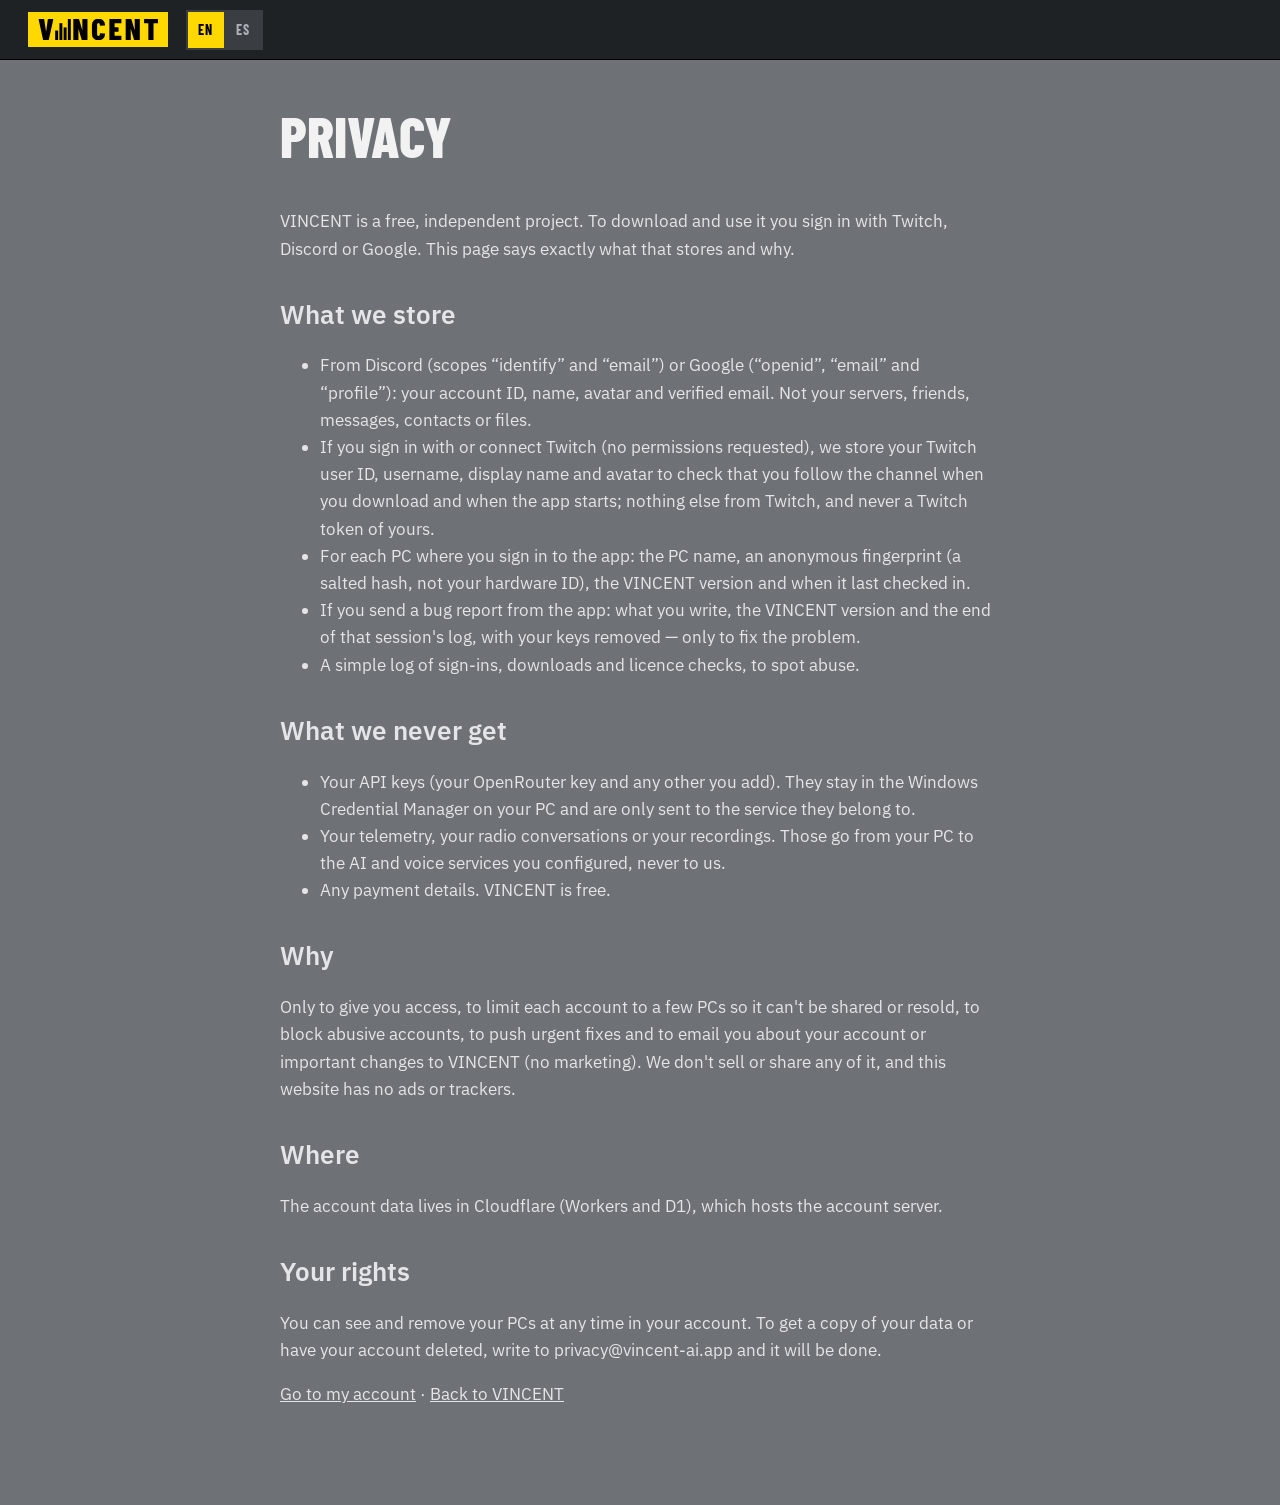
<file: privacy.html>
<!doctype html>
<html lang="en">
<head>
<meta charset="utf-8">
<meta name="viewport" content="width=device-width, initial-scale=1">
<title>VINCENT — Privacy</title>
<link rel="icon" href="favicon.ico" sizes="any">
<link rel="icon" href="assets/icon.svg" type="image/svg+xml">
<link rel="stylesheet" href="styles.css">
<style>
 .legal{max-width:760px;margin:0 auto;padding:48px 20px 80px}
 .legal h2{margin:32px 0 10px}
 .legal p,.legal li{line-height:1.6}
</style>
</head>
<body>
<header class="top">
  <a class="brand" href="./" aria-label="VINCENT"><img src="assets/logo.svg" alt="VINCENT" width="140" height="21"></a>
  <div class="lang" role="group" aria-label="Language">
    <button type="button" data-lang="en" aria-pressed="true">EN</button>
    <button type="button" data-lang="es" aria-pressed="false">ES</button>
  </div>
</header>

<main class="legal">
<h1 class="sec" data-en="Privacy" data-es="Privacidad">Privacy</h1>
<p data-en="VINCENT is a free, independent project. To download and use it you sign in with Twitch, Discord or Google. This page says exactly what that stores and why." data-es="VINCENT es un proyecto gratuito e independiente. Para descargarlo y usarlo entras con Twitch, Discord o Google. Esta página dice exactamente qué se guarda y para qué.">VINCENT is a free, independent project. To download and use it you sign in with Twitch, Discord or Google. This page says exactly what that stores and why.</p>

<h2 data-en="What we store" data-es="Qué guardamos">What we store</h2>
<ul>
  <li data-en="From Discord (scopes &ldquo;identify&rdquo; and &ldquo;email&rdquo;) or Google (&ldquo;openid&rdquo;, &ldquo;email&rdquo; and &ldquo;profile&rdquo;): your account ID, name, avatar and verified email. Not your servers, friends, messages, contacts or files." data-es="De Discord (permisos «identify» y «email») o de Google («openid», «email» y «profile»): el ID de tu cuenta, tu nombre, tu avatar y tu email verificado. Ni tus servidores, ni tus amigos, ni tus mensajes, ni tus contactos, ni tus archivos.">From Discord (scopes &ldquo;identify&rdquo; and &ldquo;email&rdquo;) or Google (&ldquo;openid&rdquo;, &ldquo;email&rdquo; and &ldquo;profile&rdquo;): your account ID, name, avatar and verified email. Not your servers, friends, messages, contacts or files.</li>
  <li data-en="If you sign in with or connect Twitch (no permissions requested), we store your Twitch user ID, username, display name and avatar to check that you follow the channel when you download and when the app starts; nothing else from Twitch, and never a Twitch token of yours." data-es="Si entras con Twitch o lo conectas (sin pedir ningún permiso), guardamos tu ID, tu nombre de usuario, tu nombre visible y tu avatar de Twitch para comprobar que sigues el canal cuando descargas y cuando arranca la app; nada más de Twitch, y nunca un token tuyo de Twitch.">If you sign in with or connect Twitch (no permissions requested), we store your Twitch user ID, username, display name and avatar to check that you follow the channel when you download and when the app starts; nothing else from Twitch, and never a Twitch token of yours.</li>
  <li data-en="For each PC where you sign in to the app: the PC name, an anonymous fingerprint (a salted hash, not your hardware ID), the VINCENT version and when it last checked in." data-es="De cada PC donde entras en la app: el nombre del PC, una huella anónima (un hash con sal, no el identificador de tu equipo), la versión de VINCENT y cuándo conectó por última vez.">For each PC where you sign in to the app: the PC name, an anonymous fingerprint (a salted hash, not your hardware ID), the VINCENT version and when it last checked in.</li>
  <li data-en="If you send a bug report from the app: what you write, the VINCENT version and the end of that session's log, with your keys removed — only to fix the problem." data-es="Si envías un reporte de fallo desde la app: lo que escribes, la versión de VINCENT y el final del registro de esa sesión, sin tus claves; solo para arreglar el problema.">If you send a bug report from the app: what you write, the VINCENT version and the end of that session's log, with your keys removed — only to fix the problem.</li>
  <li data-en="A simple log of sign-ins, downloads and licence checks, to spot abuse." data-es="Un registro sencillo de entradas, descargas y comprobaciones de licencia, para detectar abusos.">A simple log of sign-ins, downloads and licence checks, to spot abuse.</li>
</ul>

<h2 data-en="What we never get" data-es="Lo que nunca nos llega">What we never get</h2>
<ul>
  <li data-en="Your API keys (your OpenRouter key and any other you add). They stay in the Windows Credential Manager on your PC and are only sent to the service they belong to." data-es="Tus claves de API (la de OpenRouter y cualquier otra que añadas). Se quedan en el Administrador de credenciales de Windows de tu PC y solo van al servicio al que pertenecen.">Your API keys (your OpenRouter key and any other you add). They stay in the Windows Credential Manager on your PC and are only sent to the service they belong to.</li>
  <li data-en="Your telemetry, your radio conversations or your recordings. Those go from your PC to the AI and voice services you configured, never to us." data-es="Tu telemetría, tus conversaciones de radio o tus grabaciones. Eso va de tu PC a los servicios de IA y voz que configuraste, nunca a nosotros.">Your telemetry, your radio conversations or your recordings. Those go from your PC to the AI and voice services you configured, never to us.</li>
  <li data-en="Any payment details. VINCENT is free." data-es="Ningún dato de pago. VINCENT es gratis.">Any payment details. VINCENT is free.</li>
</ul>

<h2 data-en="Why" data-es="Para qué">Why</h2>
<p data-en="Only to give you access, to limit each account to a few PCs so it can't be shared or resold, to block abusive accounts, to push urgent fixes and to email you about your account or important changes to VINCENT (no marketing). We don't sell or share any of it, and this website has no ads or trackers." data-es="Solo para darte acceso, limitar cada cuenta a unos pocos PCs para que no se comparta ni se revenda, bloquear cuentas que abusen, hacer llegar los arreglos urgentes y escribirte sobre tu cuenta o cambios importantes de VINCENT (nada de publicidad). No vendemos ni compartimos nada, y esta web no tiene anuncios ni rastreadores.">Only to give you access, to limit each account to a few PCs so it can't be shared or resold, to block abusive accounts, to push urgent fixes and to email you about your account or important changes to VINCENT (no marketing). We don't sell or share any of it, and this website has no ads or trackers.</p>

<h2 data-en="Where" data-es="Dónde">Where</h2>
<p data-en="The account data lives in Cloudflare (Workers and D1), which hosts the account server." data-es="Los datos de la cuenta están en Cloudflare (Workers y D1), donde funciona el servidor de cuentas.">The account data lives in Cloudflare (Workers and D1), which hosts the account server.</p>

<h2 data-en="Your rights" data-es="Tus derechos">Your rights</h2>
<p data-en="You can see and remove your PCs at any time in your account. To get a copy of your data or have your account deleted, write to privacy@vincent-ai.app and it will be done." data-es="Puedes ver y quitar tus PCs cuando quieras en tu cuenta. Para pedir una copia de tus datos o que se borre tu cuenta, escribe a privacy@vincent-ai.app y se hará.">You can see and remove your PCs at any time in your account. To get a copy of your data or have your account deleted, write to privacy@vincent-ai.app and it will be done.</p>
<p><a href="https://account.vincent-ai.app/" data-en="Go to my account" data-es="Ir a mi cuenta">Go to my account</a> · <a href="./" data-en="Back to VINCENT" data-es="Volver a VINCENT">Back to VINCENT</a></p>
</main>

<script src="site.js"></script>
</body>
</html>
</file>
<file: styles.css>
@font-face{font-family:Cond;src:url(assets/fonts/barlow-condensed-latin-700-normal.woff2) format("woff2");font-weight:700;font-display:swap}
@font-face{font-family:Cond;src:url(assets/fonts/barlow-condensed-latin-800-normal.woff2) format("woff2");font-weight:800;font-display:swap}
@font-face{font-family:Plex;src:url(assets/fonts/ibm-plex-sans-latin-400-normal.woff2) format("woff2");font-weight:400;font-display:swap}
@font-face{font-family:Plex;src:url(assets/fonts/ibm-plex-sans-latin-600-normal.woff2) format("woff2");font-weight:600;font-display:swap}
:root{--base:#6E7176;--pnl:#C6C8CB;--bar:#3A3D42;--top:#26282C;--deep:#1B1D20;--line:#ADB0B5;--ink:#17181A;--dim:#43464B;--w:#F2F2F2;--soft:#E4E5E7;--mute:#AEB2B8;--team:#FFD800;--yel:#FFE21A;--grn:#3CFF5A;--mag:#FF45F5;--cya:#3FDFFF;--red:#FF4B3E;color-scheme:dark}
*{box-sizing:border-box}
html{scroll-behavior:smooth}
body{margin:0;background:var(--base);color:var(--soft);font:400 17px/1.6 Plex,system-ui,sans-serif;-webkit-font-smoothing:antialiased}
img{display:block;max-width:100%;height:auto}
a{color:inherit}
:focus-visible{outline:3px solid var(--team);outline-offset:2px}
.skip{position:absolute;left:-999px;top:0;background:var(--team);color:#000;padding:8px 12px;z-index:10}
.skip:focus{left:8px}

/* ---------- top bar ---------- */
.top{position:sticky;top:0;z-index:5;display:flex;align-items:center;gap:18px;min-height:60px;padding:0 28px;background:rgba(27,29,32,.94);backdrop-filter:blur(8px);border-bottom:1px solid #000}
.brand{background:var(--team);padding:7px 10px;flex:none}
.brand img{width:120px}
.tag{font-size:14px;color:var(--mute);white-space:nowrap}
.top nav{display:flex;gap:2px;margin-left:auto}
.top nav a{font-size:14px;color:var(--mute);text-decoration:none;padding:18px 10px;border-bottom:2px solid transparent}
.top nav a:hover{color:var(--w);border-bottom-color:var(--team)}
.lang{display:flex;gap:2px;background:var(--bar);padding:2px}
.lang button{font:700 14px/1 Cond,sans-serif;letter-spacing:.1em;color:var(--mute);background:transparent;border:0;padding:8px 10px;cursor:pointer;min-height:36px}
.lang button[aria-pressed=true]{background:var(--team);color:#000}

/* ---------- buttons ---------- */
.btn{display:inline-flex;align-items:center;justify-content:center;gap:8px;font:800 17px/1 Cond,sans-serif;letter-spacing:.1em;text-transform:uppercase;text-decoration:none;min-height:44px;padding:0 18px;border:1px solid #000;transition:background .15s,transform .15s}
.btn-y{background:var(--team);color:#000;box-shadow:0 6px 0 #8a7500}
.btn-y:hover{background:#FFE54D;transform:translateY(-1px)}
.btn-y:active{transform:translateY(3px);box-shadow:0 3px 0 #8a7500}
.btn-ghost{background:transparent;color:var(--w);border-color:#5b5f65}
.btn-ghost:hover{border-color:var(--team);color:var(--team)}
.btn-big{font-size:22px;min-height:60px;padding:0 28px}
.top .btn-y{box-shadow:none}

/* ---------- type ---------- */
.cap,.eyebrow{margin:0;display:flex;align-items:center;gap:10px;font:700 15px/1 Cond,sans-serif;letter-spacing:.18em;text-transform:uppercase;color:var(--team)}
.eyebrow{margin-bottom:14px}
.eyebrow::before{content:"";width:28px;height:3px;background:var(--team)}
.live{width:10px;height:10px;border-radius:50%;background:var(--grn);box-shadow:0 0 0 0 rgba(60,255,90,.6);animation:pulse 1.8s infinite}
@keyframes pulse{70%{box-shadow:0 0 0 10px rgba(60,255,90,0)}100%{box-shadow:0 0 0 0 rgba(60,255,90,0)}}
.head{margin:0;font:800 clamp(46px,6vw,88px)/.95 Cond,sans-serif;text-transform:uppercase;color:var(--w);letter-spacing:.005em}
.sec{margin:0 0 44px;font:800 clamp(36px,4.4vw,60px)/1 Cond,sans-serif;text-transform:uppercase;color:var(--w)}
.lede{margin:0;font-size:20px;line-height:1.55;max-width:600px;color:#D9DBDE}

/* ---------- hero ---------- */
.hero{position:relative;display:grid;grid-template-columns:minmax(0,.9fr) minmax(0,1.25fr);gap:56px;align-items:center;padding:88px max(40px,calc((100vw - 1440px)/2)) 96px;
  background:
    linear-gradient(rgba(255,255,255,.035) 1px,transparent 1px) 0 0/100% 48px,
    radial-gradient(1200px 600px at 75% 40%,rgba(255,216,0,.10),transparent 60%),
    linear-gradient(180deg,var(--deep),#24272b);overflow:hidden}
.hero-copy{display:flex;flex-direction:column;gap:26px;position:relative;z-index:1}
.cta{display:flex;align-items:center;flex-wrap:wrap;gap:16px;margin-top:6px}
.ticks{list-style:none;margin:0;padding:0;display:flex;flex-wrap:wrap;gap:8px 22px;font-size:15px;color:#CFD2D6}
.ticks li{display:flex;align-items:center;gap:8px}
.ticks li::before{content:"";width:16px;height:16px;flex:none;background:var(--grn);-webkit-mask:url("data:image/svg+xml,%3Csvg xmlns='http://www.w3.org/2000/svg' viewBox='0 0 16 16'%3E%3Cpath d='M6.2 11.6 2.6 8l1.4-1.4 2.2 2.2L12 3l1.4 1.4z'/%3E%3C/svg%3E") center/contain no-repeat;mask:url("data:image/svg+xml,%3Csvg xmlns='http://www.w3.org/2000/svg' viewBox='0 0 16 16'%3E%3Cpath d='M6.2 11.6 2.6 8l1.4-1.4 2.2 2.2L12 3l1.4 1.4z'/%3E%3C/svg%3E") center/contain no-repeat}
.ver{font:700 15px/1 Cond,sans-serif;letter-spacing:.12em;color:var(--mute);text-transform:uppercase}

.hero-shot{position:relative;min-width:0}
.frame{margin:0;background:#000;border:1px solid #000;box-shadow:0 40px 80px -20px rgba(0,0,0,.75),0 0 0 1px rgba(255,255,255,.06);transform:perspective(1800px) rotateY(-5deg) rotateX(2deg);transform-origin:left center;transition:transform .6s ease}
.frame:hover{transform:perspective(1800px) rotateY(0) rotateX(0)}
.frame-bar{display:flex;align-items:center;gap:6px;height:28px;padding:0 10px;background:#2b2e33;border-bottom:1px solid #000}
.frame-bar i{width:10px;height:10px;border-radius:50%;background:#4a4e55}
.frame-bar i:first-child{background:var(--team)}
.frame-bar span{margin-left:10px;font:700 12px/1 Cond,sans-serif;letter-spacing:.14em;color:var(--mute)}
.float{position:absolute;left:-28px;bottom:-26px;box-shadow:0 18px 40px rgba(0,0,0,.6)}

/* overlay de radio (igual que el de la app) */
.onair{display:inline-flex;height:52px;border:1px solid #000;background:#000;font:700 24px/1 Cond,sans-serif;letter-spacing:.1em}
.onair .k{display:flex;align-items:center;padding:0 14px;background:var(--team);color:#000}
.onair .v{display:flex;align-items:center;gap:12px;padding:0 16px;color:var(--w)}
.onair.listen .v{color:var(--grn)}
.bars{display:flex;align-items:flex-end;gap:3px;height:26px}
.bars i{display:block;width:5px;background:var(--w);transform-origin:bottom;animation:eq 1.1s ease-in-out infinite}
.bars i:nth-child(1){height:45%;animation-delay:-.2s}.bars i:nth-child(2){height:80%;animation-delay:-.5s}.bars i:nth-child(3){height:60%;animation-delay:-.8s}.bars i:nth-child(4){height:100%;animation-delay:-.35s}
@keyframes eq{50%{transform:scaleY(.45)}}

/* ---------- strip ---------- */
.strip{display:grid;grid-template-columns:repeat(4,minmax(0,1fr));background:var(--team);color:#000;border-top:1px solid #000;border-bottom:1px solid #000}
.strip div{display:flex;flex-direction:column;gap:4px;padding:22px 28px;border-right:1px solid rgba(0,0,0,.18)}
.strip div:last-child{border-right:0}
.strip b{font:800 24px/1 Cond,sans-serif;text-transform:uppercase;letter-spacing:.02em}
.strip span{font-size:14.5px;color:#2a2a2a}

/* ---------- bands ---------- */
.band{max-width:1440px;margin:0 auto;padding:104px 40px}

/* ---------- features ---------- */
.feature{display:grid;grid-template-columns:minmax(0,.85fr) minmax(0,1.15fr);gap:64px;align-items:center;padding:56px 0;border-top:1px solid rgba(255,255,255,.12)}
.feature:first-of-type{border-top:0;padding-top:0}
.feature.flip .feature-copy{order:2}
.feature-copy h3{margin:6px 0 16px;font:800 clamp(30px,3vw,42px)/1.02 Cond,sans-serif;text-transform:uppercase;color:var(--w)}
.feature-copy p{margin:0;font-size:18px;color:#ECEDEF}
.num{margin:0;font:800 18px/1 Cond,sans-serif;letter-spacing:.14em;color:var(--team)}
.list{margin:22px 0 0;padding:0;list-style:none;display:grid;gap:10px}
.list li{position:relative;padding-left:26px;font-size:16px;color:#F0F1F2}
.list li::before{content:"";position:absolute;left:0;top:.62em;width:12px;height:3px;background:var(--team)}
.feature-shot{margin:0;min-width:0;justify-self:center}
.feature-shot img{border:1px solid #000;box-shadow:0 30px 60px -20px rgba(0,0,0,.7)}
.feature-shot:not(.wide) img{max-height:640px;width:auto}
.feature-shot.wide{justify-self:stretch}

.modes{display:grid;gap:12px;width:100%;max-width:520px}
.mode{background:var(--pnl);border:1px solid #55585D;color:var(--ink);opacity:.62}
.mode .ph{display:flex;align-items:center;min-height:36px;padding:0 14px;background:var(--bar);color:var(--w);font:700 18px/1 Cond,sans-serif;letter-spacing:.08em;text-transform:uppercase}
.mode p{margin:0;padding:12px 14px 14px;font-size:16px}
.mode.on{opacity:1;outline:3px solid var(--team);outline-offset:-1px}
.mode.on .ph{background:var(--team);color:#000}
.spot{display:inline-flex;justify-self:start;height:48px;margin-top:8px;border:1px solid #000;background:#000;font:700 22px/1 Cond,sans-serif;letter-spacing:.1em}
.spot .k{display:flex;align-items:center;padding:0 14px;background:var(--red);color:#000}
.spot .v{display:flex;align-items:center;padding:0 16px;color:var(--w)}
.spot.tw .k{background:#9146FF;color:#fff}

.overlays{display:grid;gap:14px;justify-items:start;padding:36px;width:100%;max-width:560px;background:
  linear-gradient(135deg,rgba(0,0,0,.35),rgba(0,0,0,.05)),
  repeating-linear-gradient(90deg,#4b4f55 0 2px,transparent 2px 60px),#3d4146;border:1px solid #000}
.chat{margin-top:6px;padding:12px 16px;background:rgba(0,0,0,.75);border-left:4px solid #9146FF;font-size:16px;color:var(--w)}
.chat b{font:700 15px/1 Cond,sans-serif;letter-spacing:.1em;color:#C9A8FF;margin-right:6px}

/* ---------- panels (free) ---------- */
.free{max-width:none;background:var(--deep)}
.free > *{max-width:1360px;margin-left:auto;margin-right:auto}
.grid3{display:grid;grid-template-columns:repeat(3,minmax(0,1fr));gap:18px}
.pnl{background:var(--pnl);border:1px solid #55585D;color:var(--ink)}
.ph{display:flex;justify-content:space-between;align-items:center;gap:8px;min-height:38px;padding:0 14px;background:var(--bar);color:var(--w);font:700 18px/1 Cond,sans-serif;letter-spacing:.08em;text-transform:uppercase}
.ph small{font:400 13px/1 Plex,sans-serif;letter-spacing:.02em;text-transform:none;color:#C4C7CC}
.step .ph span{color:var(--team);font-size:22px}
.step .body{padding:22px 22px 26px}
.step h3{margin:0 0 10px;font:800 28px/1.05 Cond,sans-serif;text-transform:uppercase}
.step p{margin:0;font-size:16px}

/* ---------- how ---------- */
.steps{list-style:none;margin:0;padding:0;display:grid;grid-template-columns:repeat(3,minmax(0,1fr));gap:18px}
.steps li{display:flex;gap:18px;padding:26px;background:rgba(0,0,0,.18);border:1px solid rgba(0,0,0,.35)}
.steps .n{flex:none;display:flex;align-items:center;justify-content:center;width:52px;height:52px;background:var(--team);color:#000;font:800 30px/1 Cond,sans-serif}
.steps h3{margin:2px 0 8px;font:800 26px/1.05 Cond,sans-serif;text-transform:uppercase;color:var(--w)}
.steps p{margin:0;font-size:16px;color:#ECEDEF}

/* ---------- faq ---------- */
.faq{display:grid;gap:10px;max-width:960px}
.faq summary{cursor:pointer;list-style:none;padding:16px 20px;background:var(--bar);color:var(--w);font:700 21px/1.2 Cond,sans-serif;letter-spacing:.04em;text-transform:uppercase;display:flex;justify-content:space-between;gap:12px}
.faq summary:hover{background:#44474d}
.faq summary::after{content:"+";color:var(--team)}
.faq details[open] summary::after{content:"–"}
.faq summary::-webkit-details-marker{display:none}
.faq p{margin:0;padding:16px 20px 20px;font-size:16.5px}

/* ---------- final ---------- */
.final{display:flex;flex-direction:column;align-items:center;gap:22px;text-align:center;max-width:none;background:
  radial-gradient(800px 400px at 50% 0%,rgba(255,216,0,.16),transparent 70%),var(--deep)}
.final .lede{max-width:560px}
.foot{background:#111214;color:var(--mute);font-size:14px;padding:32px 40px;display:flex;flex-wrap:wrap;align-items:center;gap:12px 28px}
.foot img{filter:invert(1);opacity:.75}
.foot p{margin:0}


/* ---------- discord ---------- */
.dc-ico{display:flex;align-items:center;justify-content:center;width:40px;height:40px;color:var(--mute);flex:none}
.dc-ico:hover{color:#fff;background:#5865F2}
.community{padding-top:24px}
.dc-card{color:var(--ink)}
.dc-body{display:grid;grid-template-columns:minmax(0,1.2fr) minmax(0,1fr);gap:40px;padding:36px 36px 40px;align-items:center}
.dc-copy{display:flex;flex-direction:column;gap:16px;align-items:flex-start}
.dc-copy .eyebrow{color:var(--dim)}
.dc-copy .sec{color:var(--ink);margin:0}
.dc-copy p{margin:0;font-size:17px;max-width:560px}
.dc-list{list-style:none;margin:0;padding:0;background:#000;border:1px solid #000}
.dc-list li{display:flex;flex-direction:column;gap:2px;padding:14px 18px;border-bottom:1px solid #222}
.dc-list li:last-child{border-bottom:0}
.dc-list b{font:700 20px/1.1 Cond,sans-serif;letter-spacing:.06em;color:var(--cya)}
.dc-list span{font-size:15px;color:var(--soft)}
@media (max-width:900px){.dc-body{grid-template-columns:1fr;padding:24px 18px 28px;gap:24px}}


/* ---------- video ---------- */
html[lang="en"] [data-lang-block="es"],html[lang="es"] [data-lang-block="en"]{display:none}
.video{padding-top:72px;padding-bottom:72px}
.yt{position:relative;aspect-ratio:16/9;max-width:1100px;background:#000;border:1px solid #000;box-shadow:0 30px 60px rgba(0,0,0,.35)}
.yt iframe,.yt-play{position:absolute;inset:0;width:100%;height:100%;border:0}
.yt-play{padding:0;background:#000;cursor:pointer;display:block}
.yt-play img{width:100%;height:100%;object-fit:cover;opacity:.6;transition:opacity .2s}
.yt-play:hover img{opacity:.8}
.yt-btn{position:absolute;left:50%;top:50%;transform:translate(-50%,-50%);width:88px;height:88px;display:flex;align-items:center;justify-content:center;background:var(--team);color:#000;box-shadow:0 6px 0 #8a7500}
.yt-play:hover .yt-btn{background:#FFE54D}
.yt-t{position:absolute;left:0;bottom:0;background:#000;color:var(--w);font:700 18px/1 Cond,sans-serif;letter-spacing:.1em;padding:10px 14px}
.yt-alt{margin:14px 0 0;font-size:14px}
.yt-alt a{color:var(--mute)}

/* ---------- reveal on scroll ---------- */
.reveal{opacity:0;transform:translateY(24px);transition:opacity .7s ease,transform .7s ease}
.reveal.in{opacity:1;transform:none}

@media (max-width:1100px){
  .hero{grid-template-columns:1fr;padding-top:56px}
  .frame{transform:none}
  .feature,.feature.flip{grid-template-columns:1fr;gap:32px}
  .feature.flip .feature-copy{order:0}
  .strip{grid-template-columns:repeat(2,minmax(0,1fr))}
  .strip div:nth-child(2){border-right:0}
  .tag{display:none}
  .steps{grid-template-columns:1fr}
}
@media (max-width:720px){
  .top{gap:10px;padding:0 16px}
  .top nav{display:none}
  .lang{margin-left:auto}
  .top .dl{display:none}
  .hero{padding:44px 16px 64px}
  .band{padding:72px 16px}
  .grid3{grid-template-columns:1fr}
  .strip{grid-template-columns:1fr}
  .strip div{border-right:0;border-bottom:1px solid rgba(0,0,0,.18)}
  .lede{font-size:18px}
  .btn-big{width:100%}
  .float{left:8px;bottom:-22px;transform:scale(.8);transform-origin:left bottom}
  .foot{padding:28px 16px}
}
@media (prefers-reduced-motion:reduce){*{animation:none!important;transition:none!important;scroll-behavior:auto!important}.reveal{opacity:1;transform:none}}
.free .tw{display:inline-block;margin-top:14px;font:700 17px/1 Cond,sans-serif;letter-spacing:.08em;text-transform:uppercase;color:#6a2fd6;text-decoration:none;border-bottom:2px solid currentColor}
.free .tw:hover{color:#9146ff}
</file>
<file: guide.css>
/* ---------- setup guide ---------- */
html[lang="en"] [data-lang-block="es"],html[lang="es"] [data-lang-block="en"]{display:none}
.top nav a[aria-current="page"]{color:var(--w);border-bottom-color:var(--team)}
.guide{max-width:1280px;margin:0 auto;padding:64px 40px 96px}
.ghero{max-width:860px;margin-bottom:48px}
.ghero .head{font-size:clamp(44px,6vw,80px);margin:0 0 18px}
.gwrap{display:grid;grid-template-columns:260px minmax(0,1fr);gap:40px;align-items:start}
.toc{position:sticky;top:84px;background:var(--deep);border:1px solid #000;padding:18px 0 20px}
.toc-t{margin:0 18px 10px;font:700 14px/1 Cond,sans-serif;letter-spacing:.18em;text-transform:uppercase;color:var(--mute)}
.toc ol{list-style:none;margin:0;padding:0}
.toc a{display:flex;gap:10px;padding:8px 18px;font-size:14.5px;color:var(--soft);text-decoration:none;border-left:3px solid transparent}
.toc a span{font:700 14px/1.5 Cond,sans-serif;color:var(--team)}
.toc a:hover{background:#26282c;border-left-color:var(--team);color:#fff}
.toc-dc{margin:16px 18px 0;width:calc(100% - 36px);font-size:15px}
.gmain{display:flex;flex-direction:column;gap:26px;min-width:0}
.gsec{background:var(--pnl);border:1px solid #55585D;color:var(--ink);scroll-margin-top:80px}
.gsec .ph small{color:var(--team);font:700 13px/1 Cond,sans-serif;letter-spacing:.14em;text-transform:uppercase}
.gbody{padding:24px 28px 28px;font-size:16.5px;line-height:1.65}
.gbody p{margin:0 0 14px}
.gbody h3{margin:26px 0 10px;font:800 24px/1.1 Cond,sans-serif;text-transform:uppercase;letter-spacing:.02em;color:var(--ink)}
.gbody h3:first-child{margin-top:0}
.gbody a{color:#00468a;font-weight:600}
.gbody code{font:600 14px/1 ui-monospace,Consolas,monospace;background:#e4e5e7;border:1px solid #a9acb1;padding:2px 5px}
.gbody .list{margin:0 0 14px}
.gbody .list li{color:var(--ink);font-size:16.5px}
.ol{margin:0 0 16px;padding:0;list-style:none;counter-reset:s;display:grid;gap:10px}
.ol li{counter-increment:s;position:relative;padding-left:42px}
.ol li::before{content:counter(s);position:absolute;left:0;top:-1px;width:28px;height:28px;display:flex;align-items:center;justify-content:center;background:var(--ink);color:var(--team);font:800 17px/1 Cond,sans-serif}
.note{background:#d8dadd;border-left:4px solid var(--ink);padding:12px 16px}
.note.warn{border-left-color:#c42b1c;background:#e9d6d4}
.small{font-size:14.5px;color:var(--dim)}
.tbl{overflow-x:auto;margin:0 0 14px;border:1px solid #000}
.tbl table{width:100%;border-collapse:collapse;background:#000;color:var(--soft);font-size:15px}
.tbl th{font:700 15px/1 Cond,sans-serif;letter-spacing:.08em;text-transform:uppercase;color:var(--cya);text-align:left;padding:12px 14px;border-bottom:1px solid #333}
.tbl td{padding:10px 14px;border-bottom:1px solid #222;vertical-align:top}
.tbl tr:last-child td{border-bottom:0}
.tbl td:first-child{white-space:nowrap;color:#fff}
.tbl tr.rec td{background:#2b2600}
.quotes{display:flex;flex-wrap:wrap;gap:8px;margin:0 0 16px}
.quotes span{background:#000;color:var(--w);padding:8px 12px;font-size:15px;border-left:3px solid var(--team)}
.gbody .faq{max-width:none}
.gbody .faq summary{font-size:19px}
.gbody .faq p{margin:0;font-size:15.5px}
@media (max-width:1000px){.gwrap{grid-template-columns:1fr}.toc{position:static}}
@media (max-width:720px){.guide{padding:40px 16px 72px}.gbody{padding:18px 16px 22px}.tbl td:first-child{white-space:normal}}
.toc a.toc-dc{color:#000;border-left:0;padding:0 14px;justify-content:center}
.toc a.toc-dc:hover{background:#FFE54D;color:#000}
</file>
